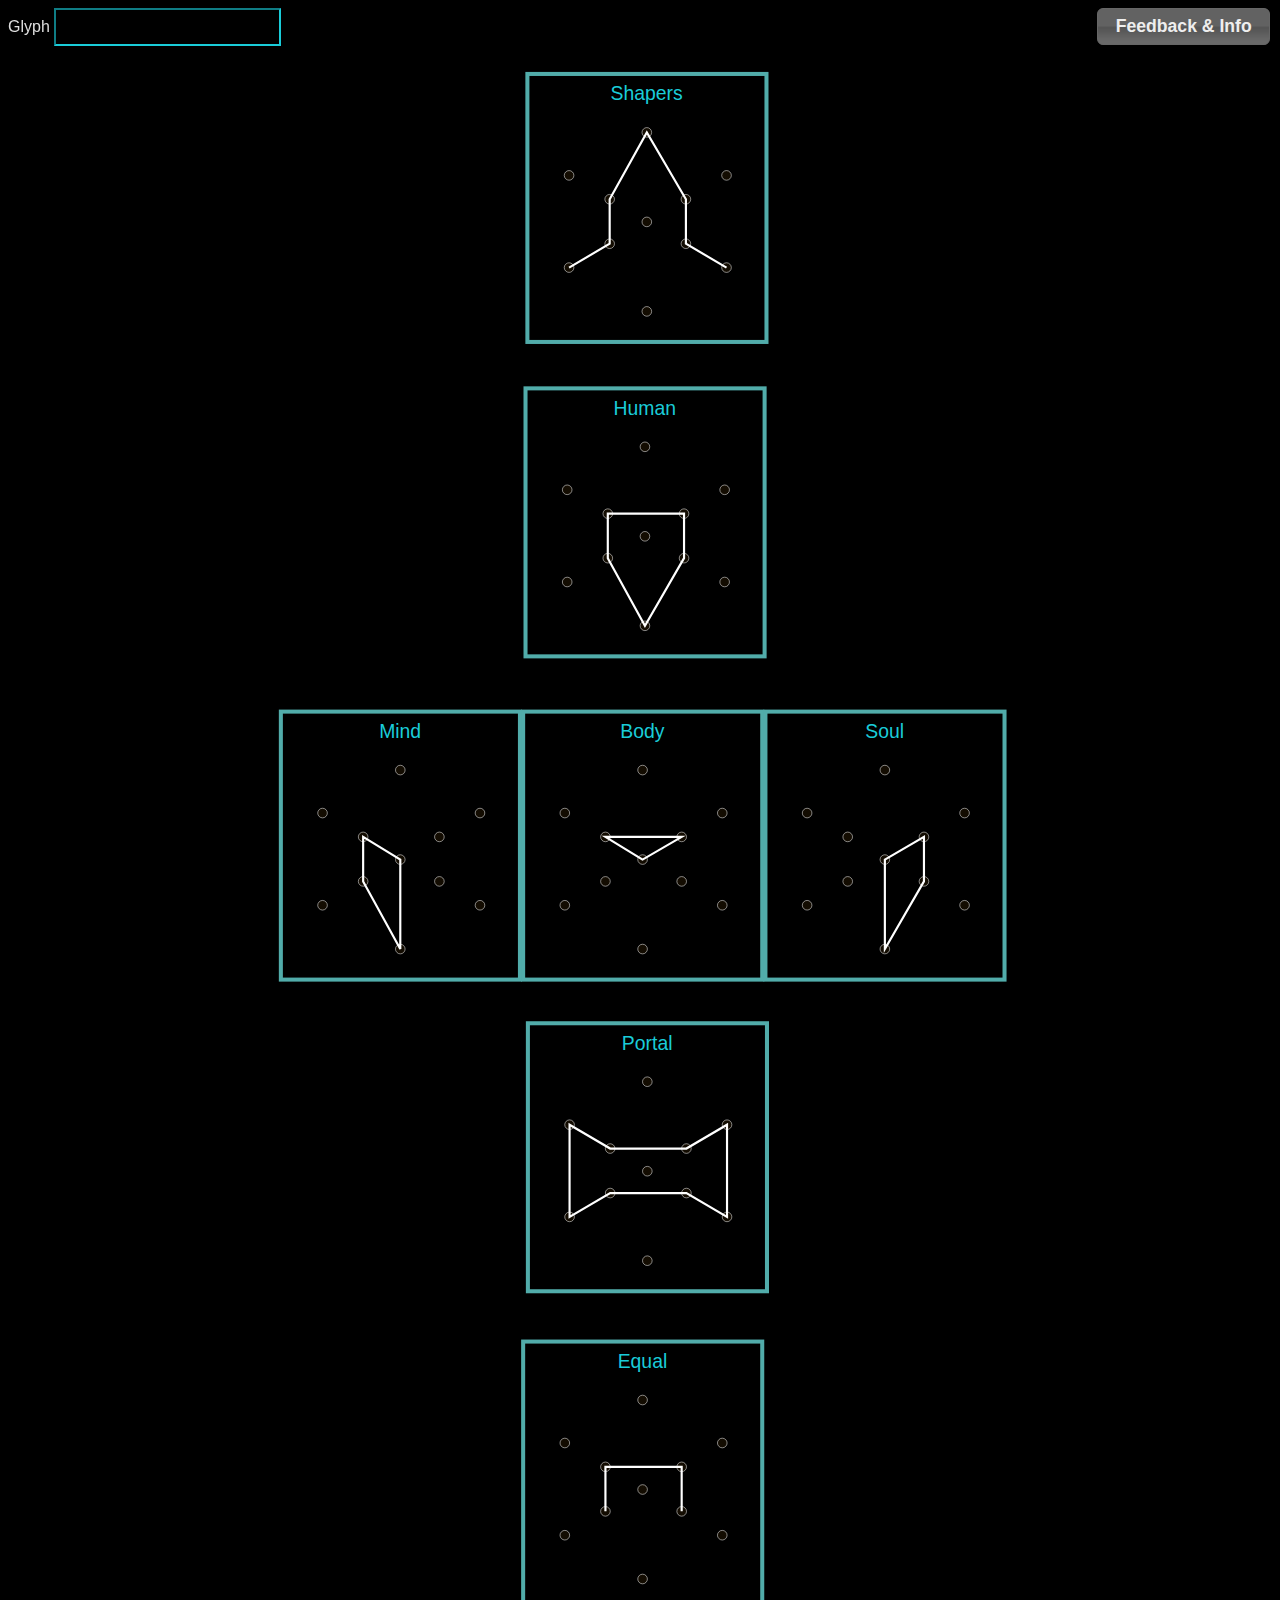
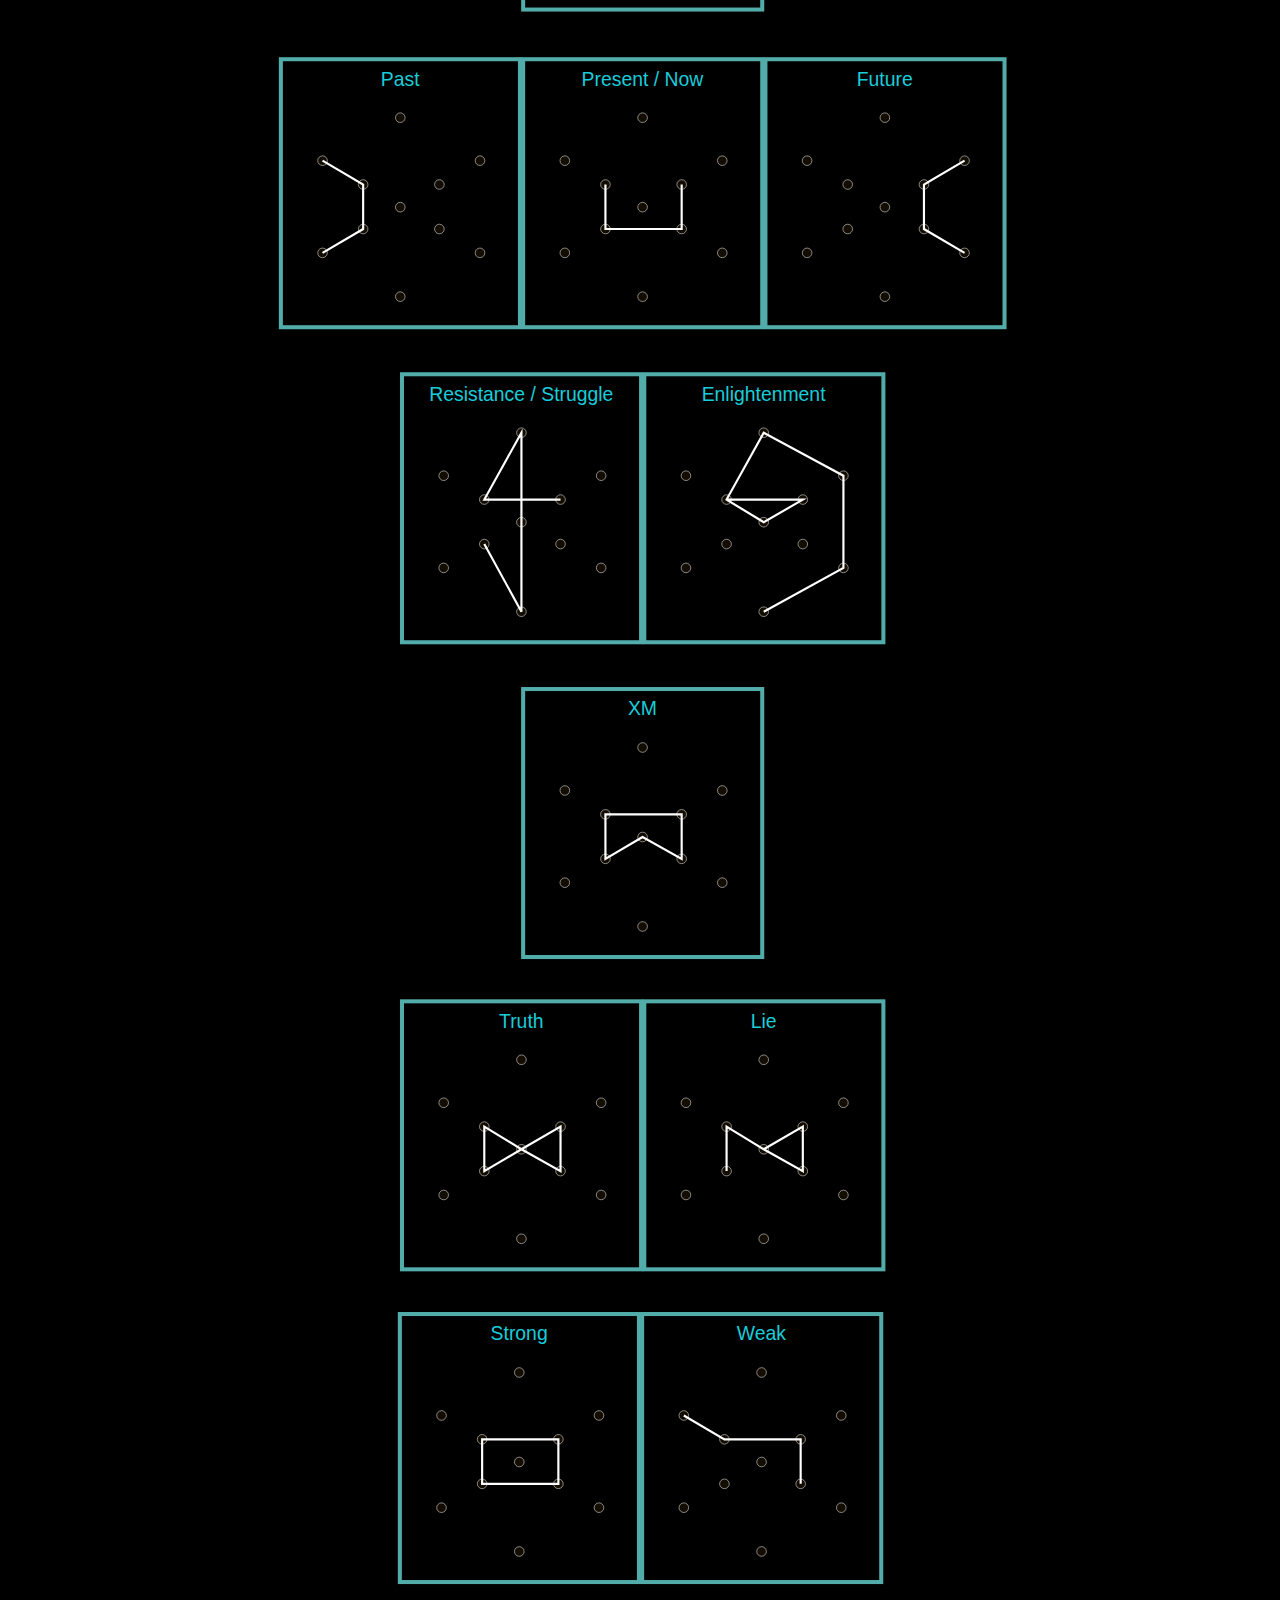
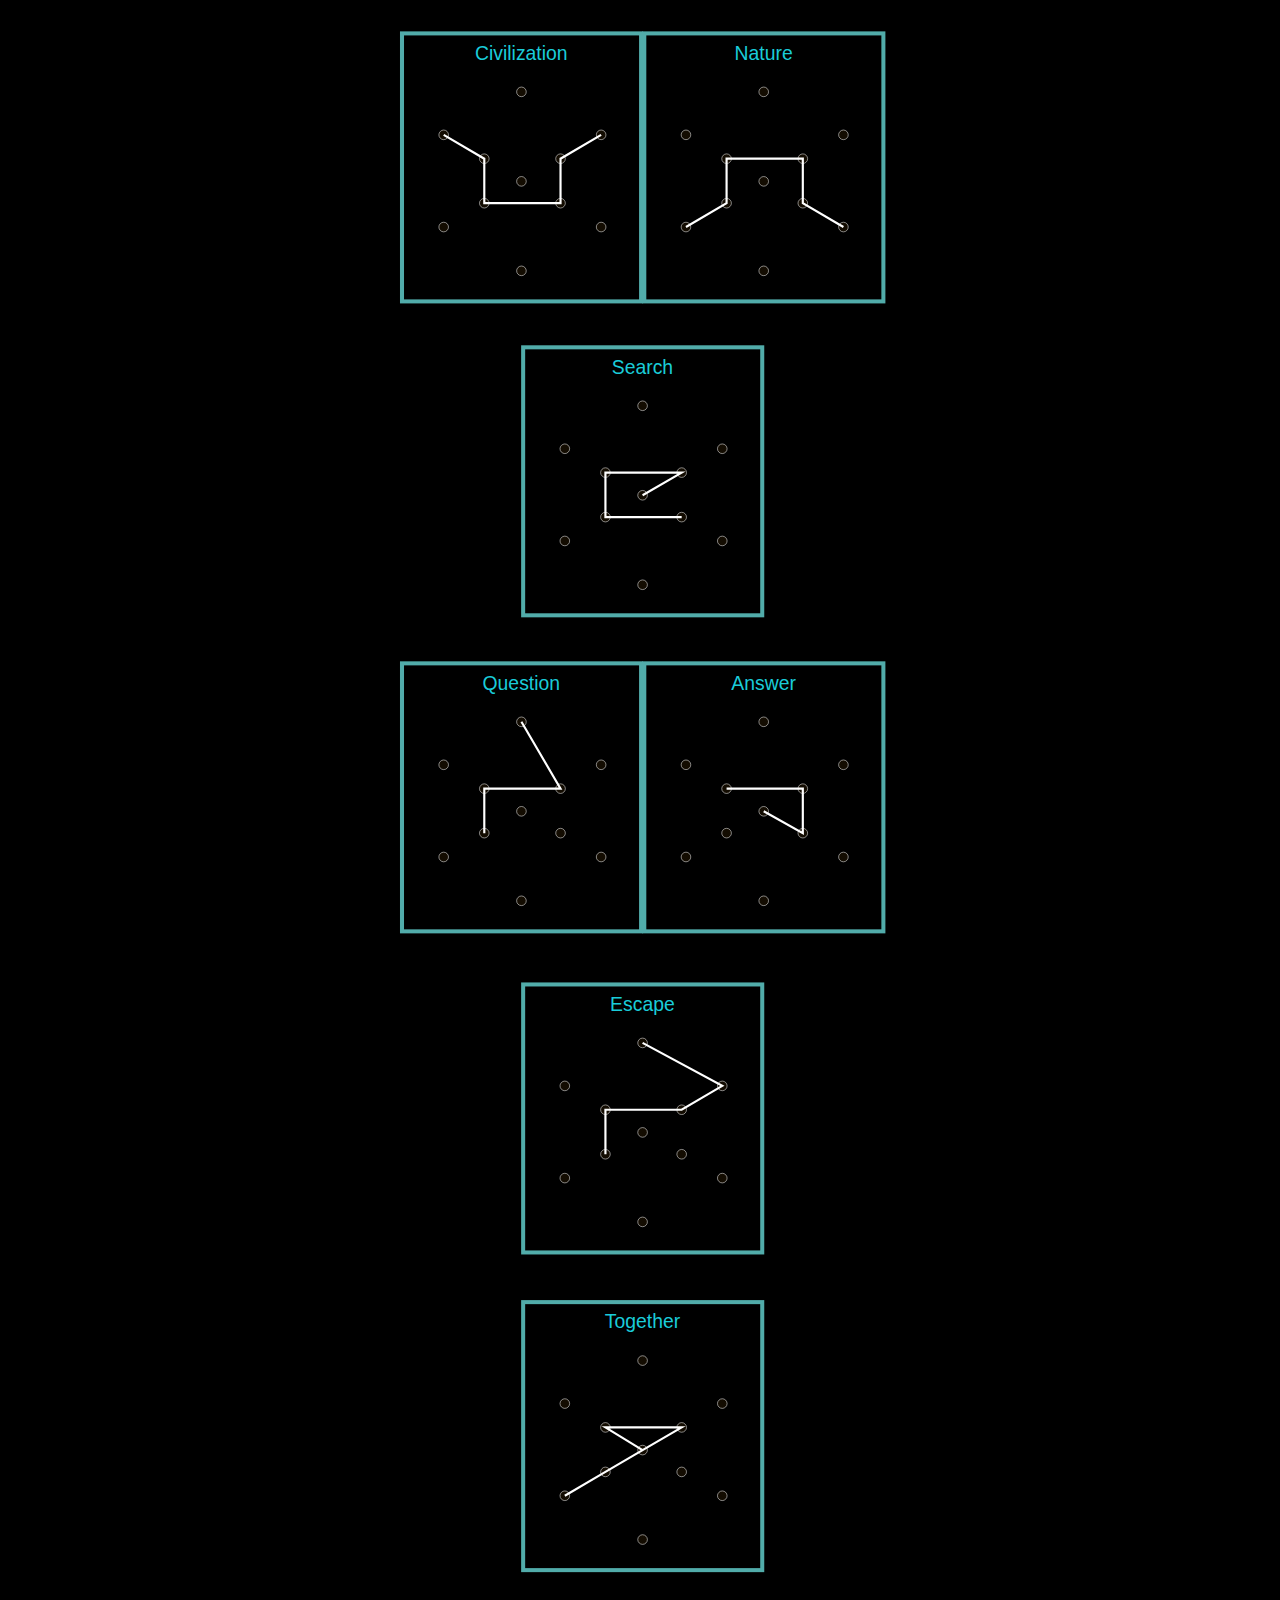
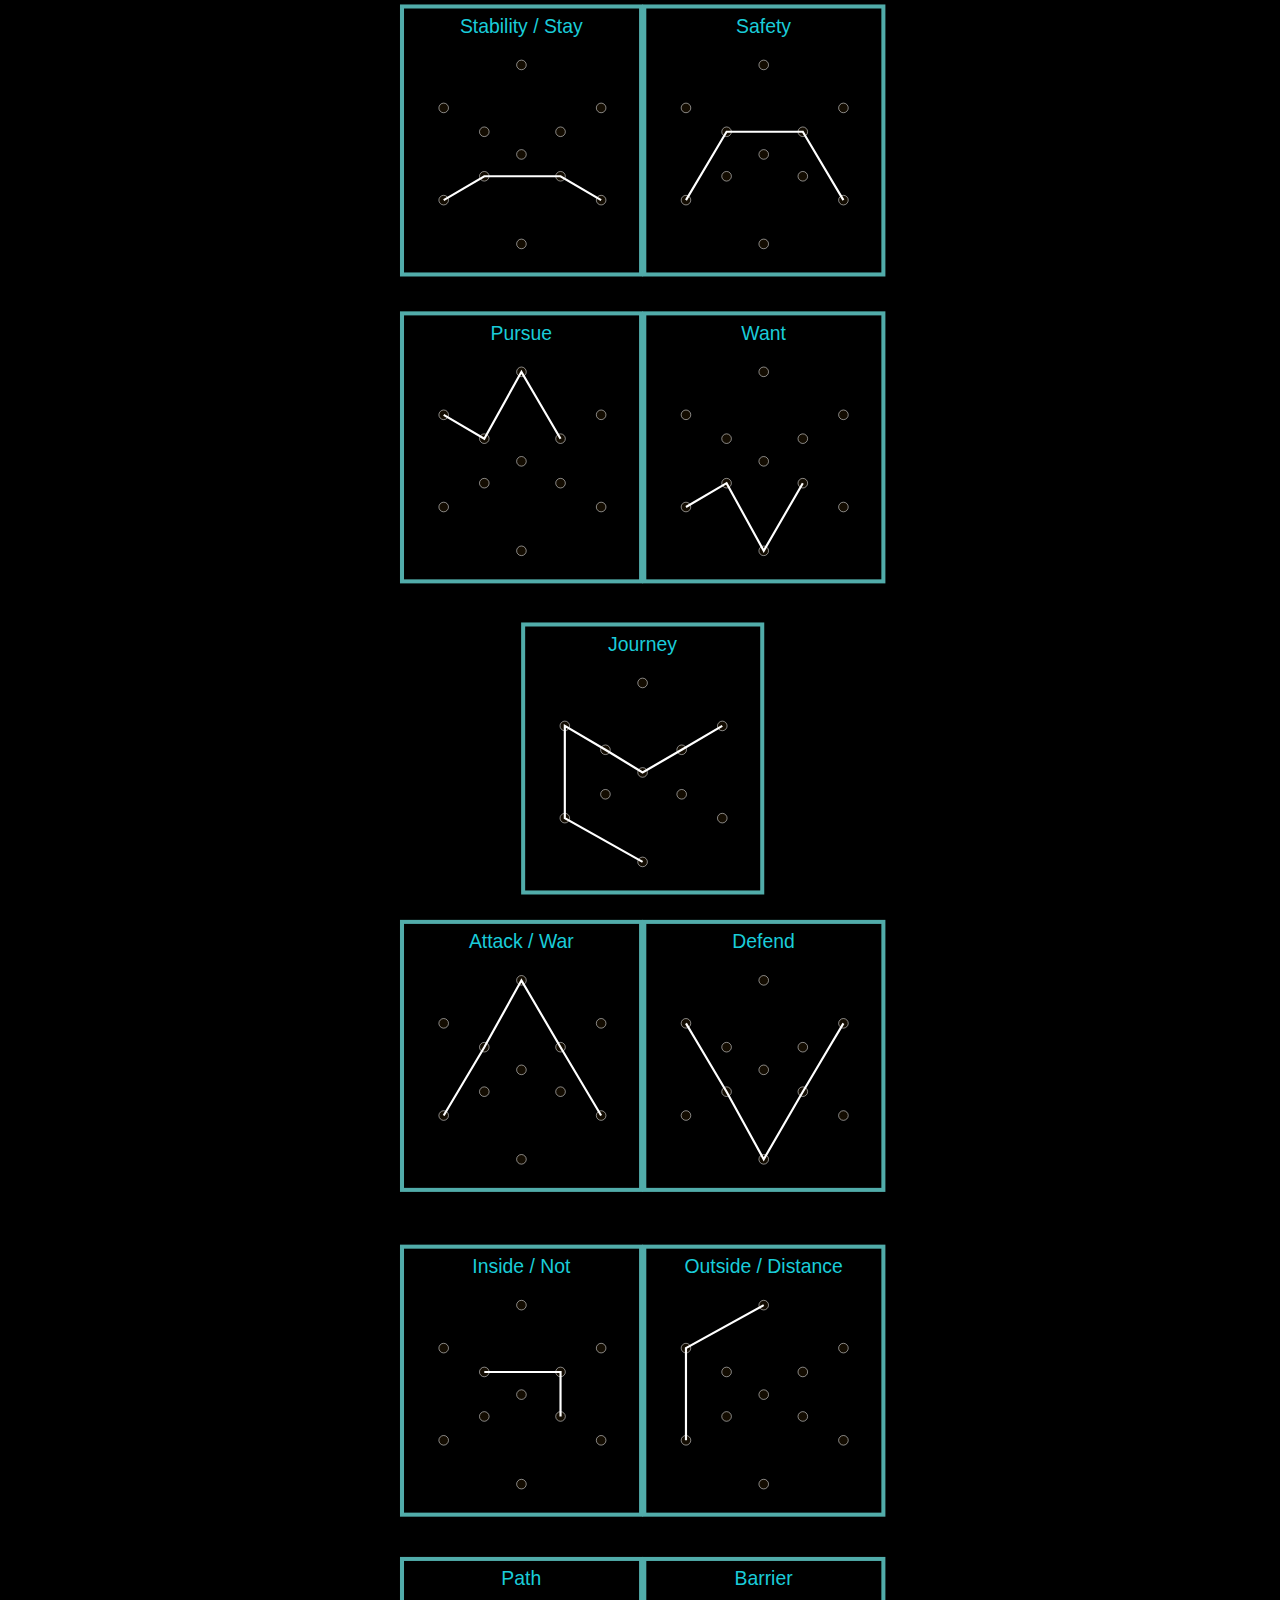
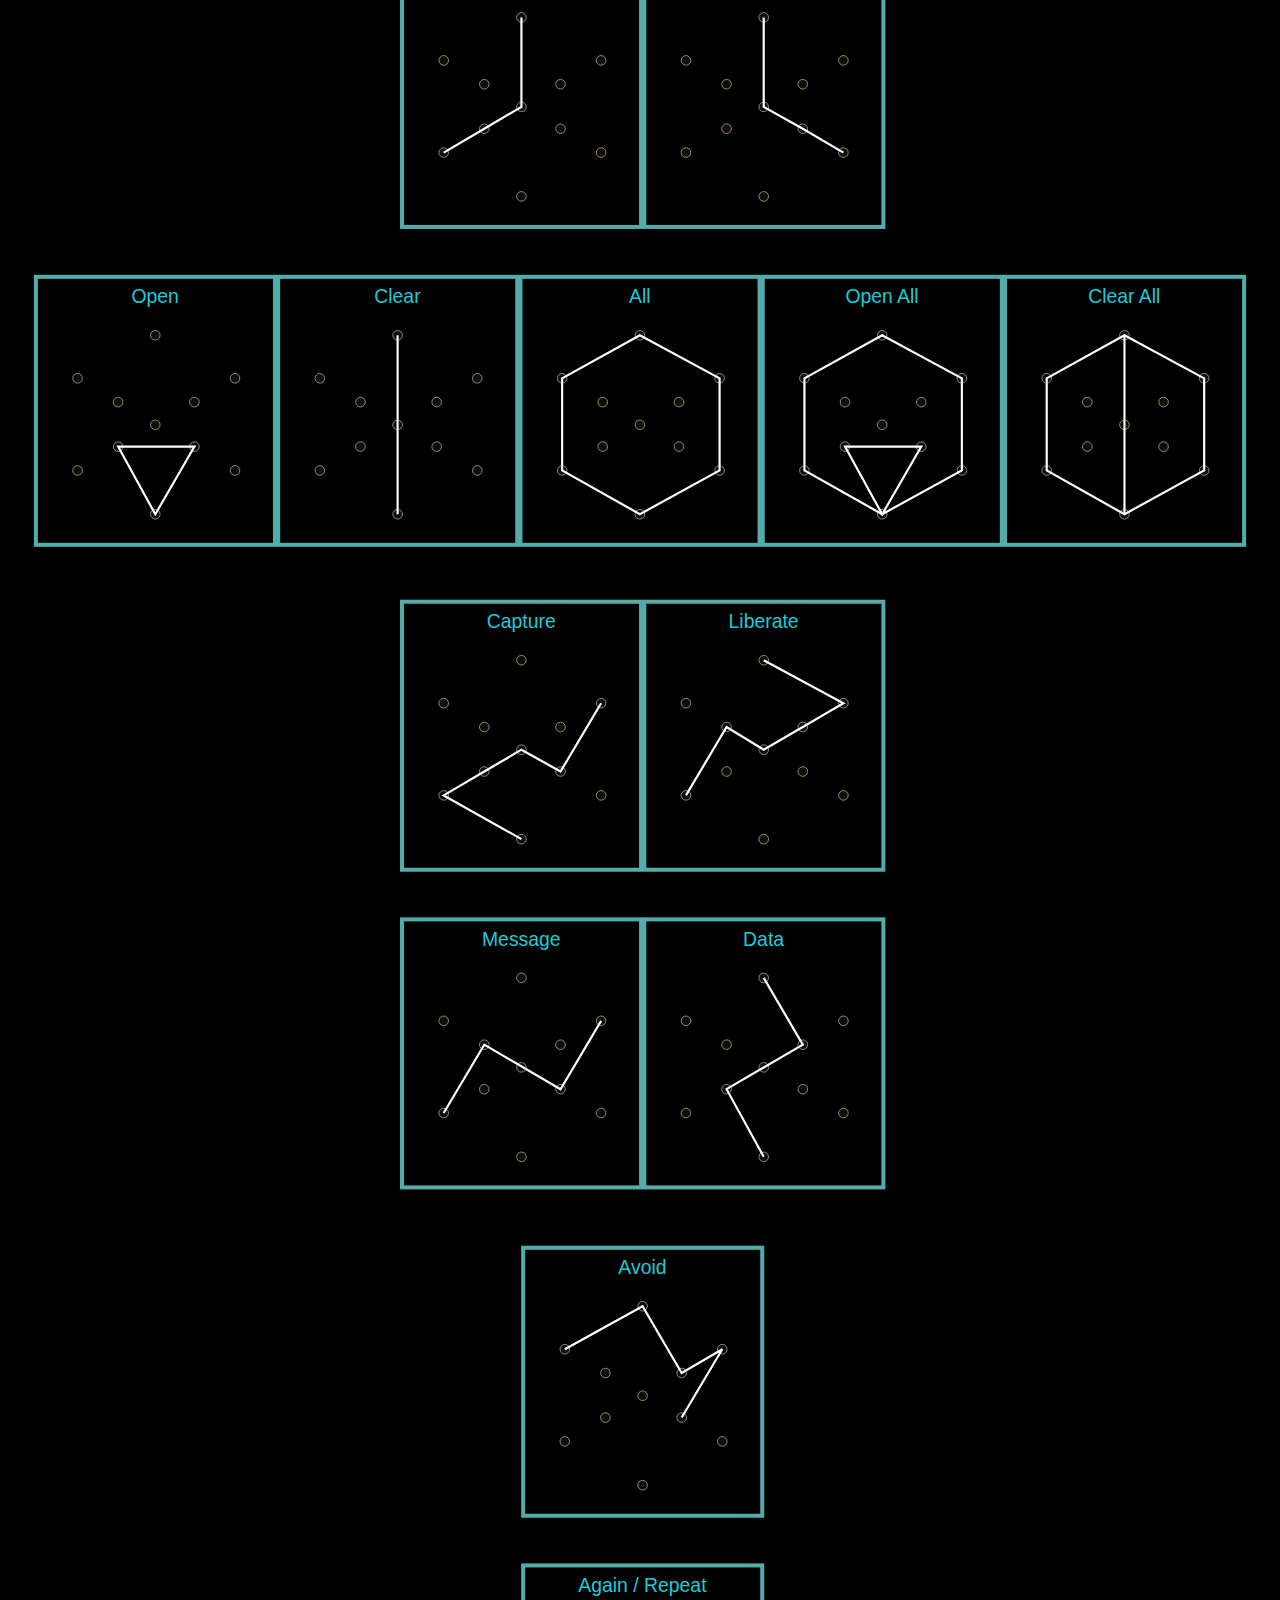
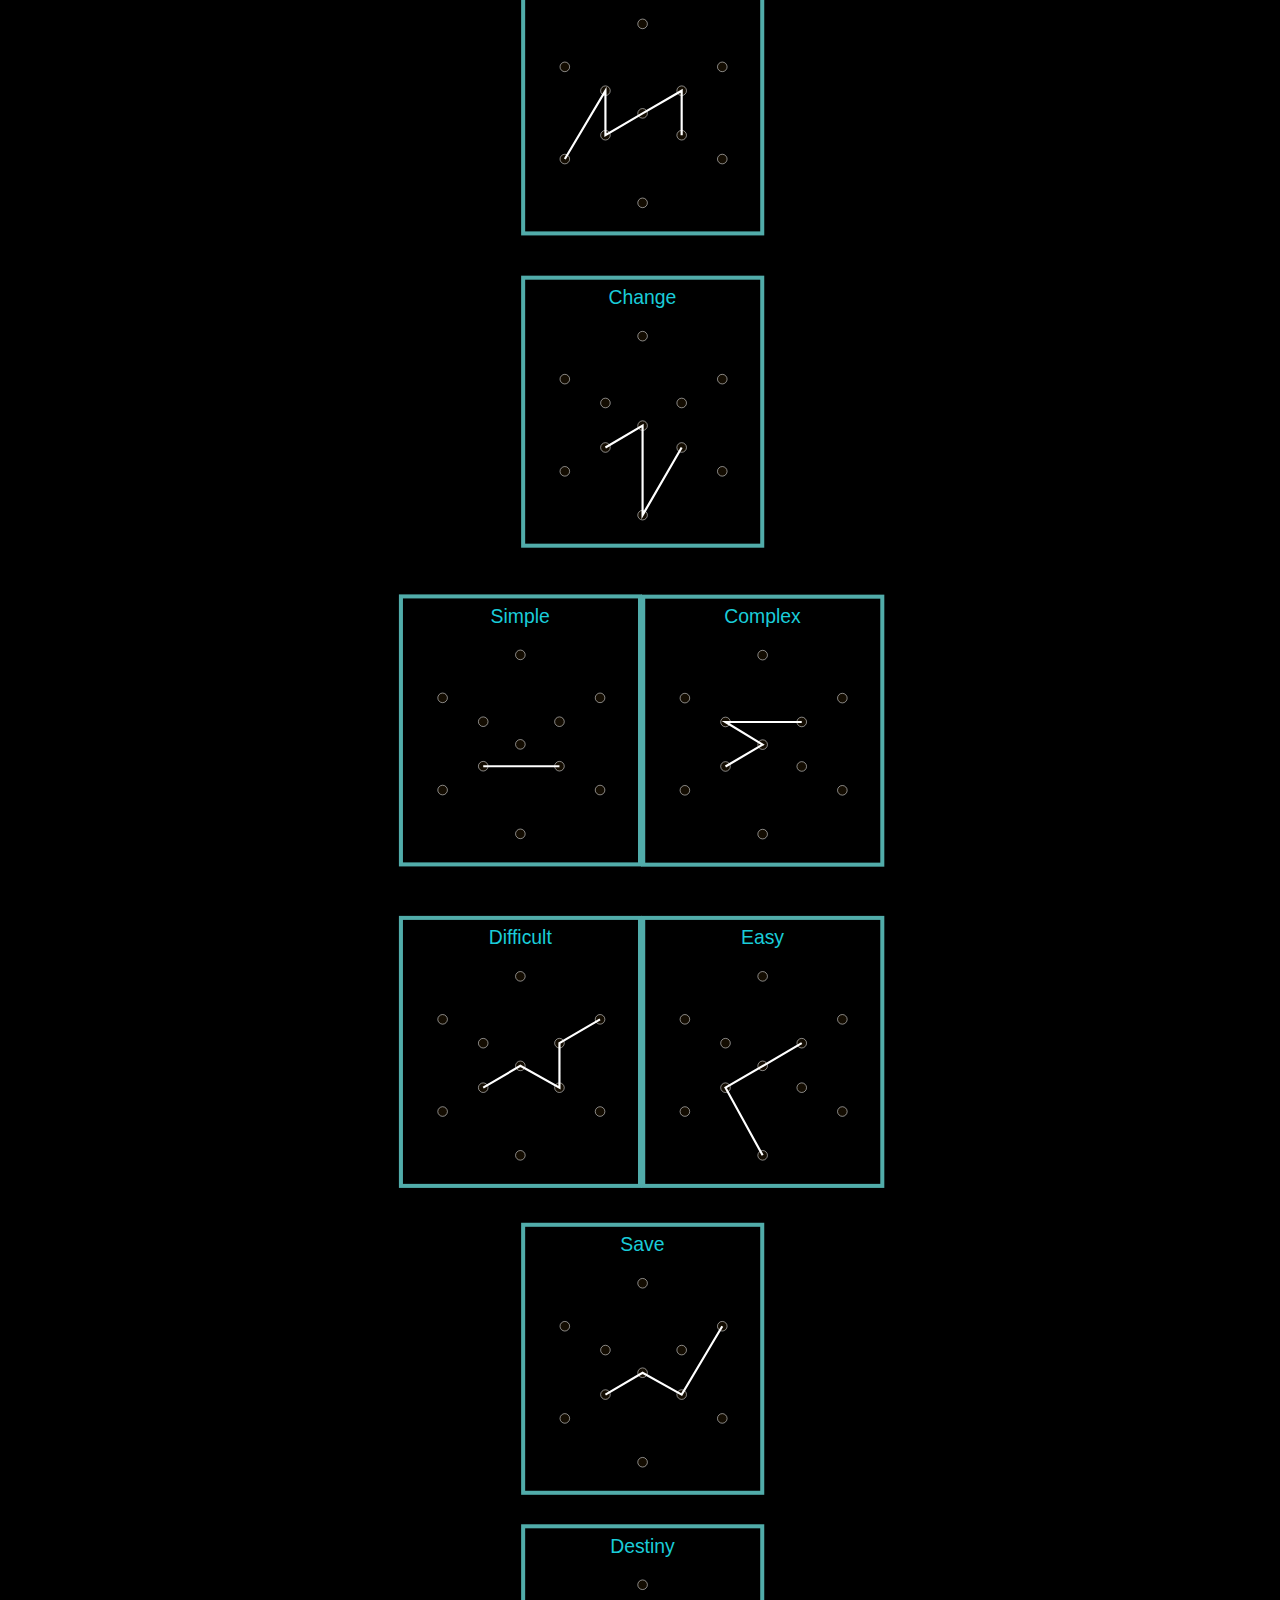
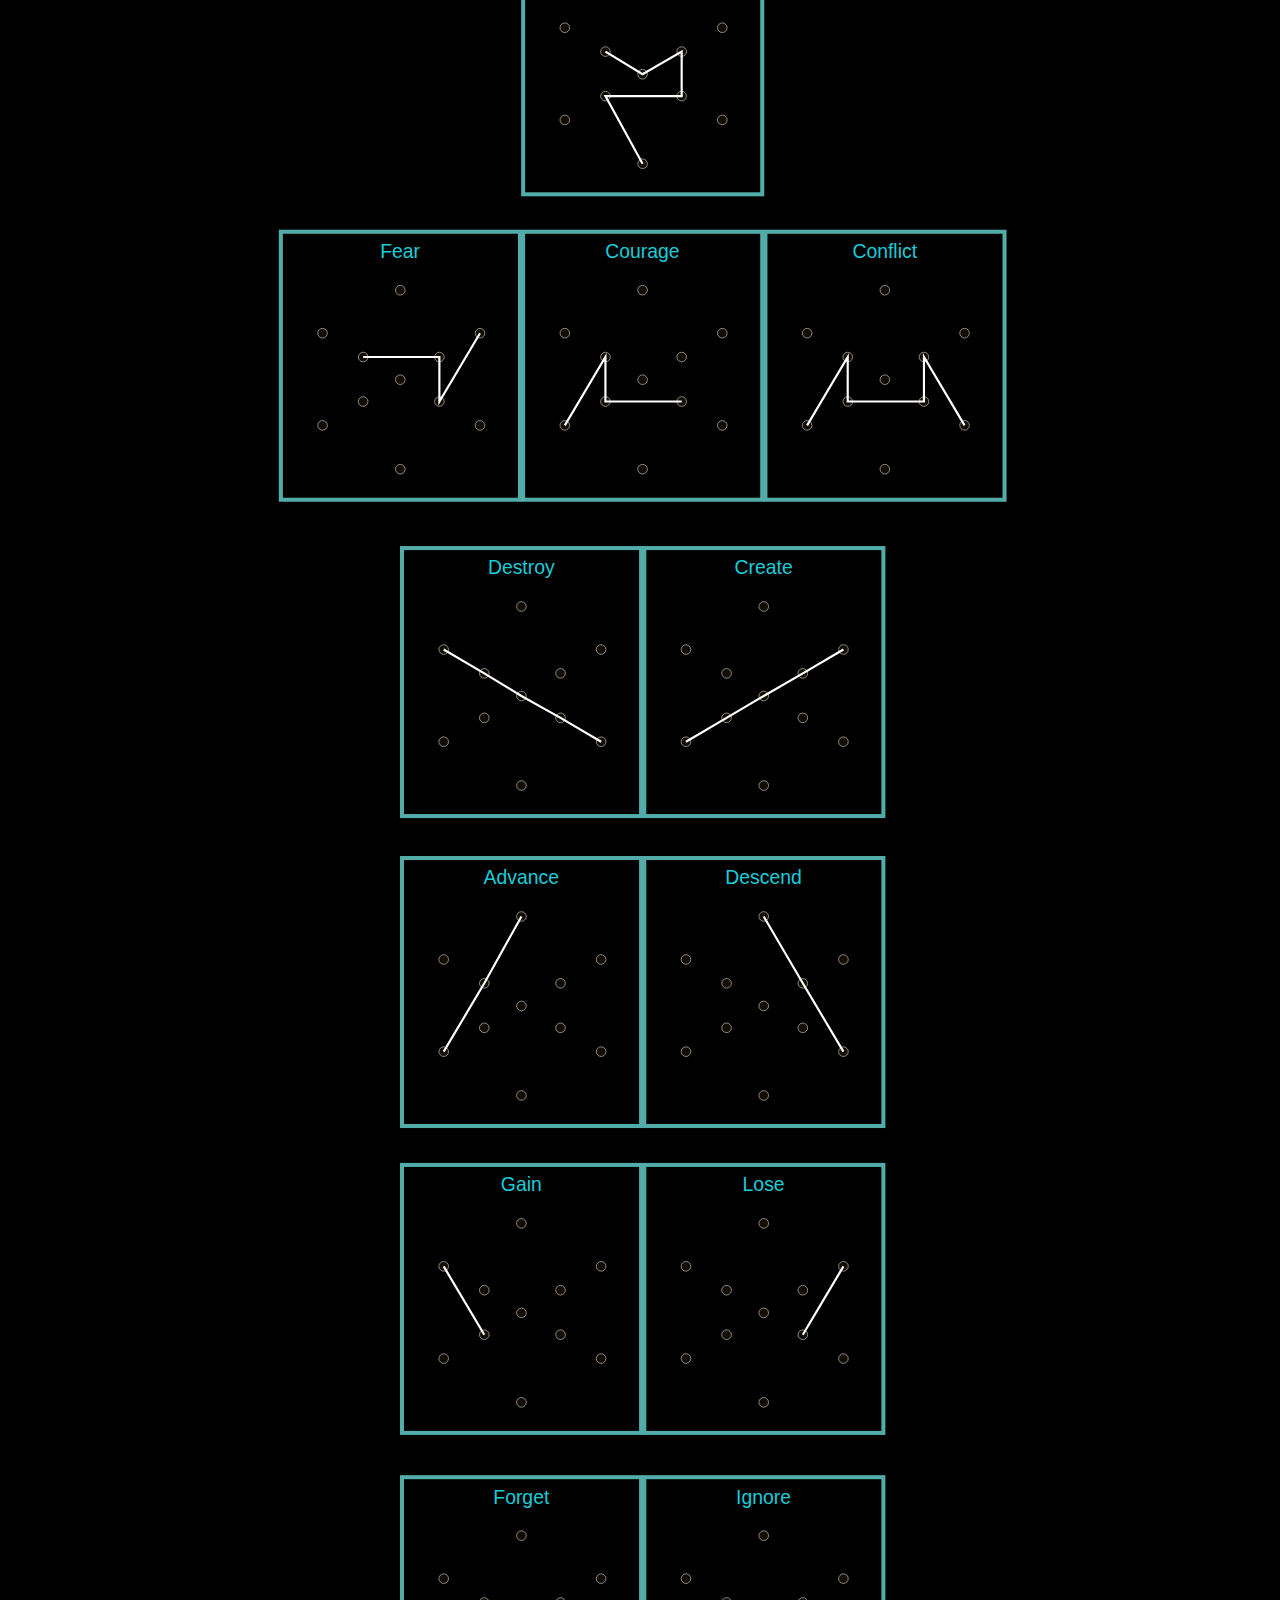
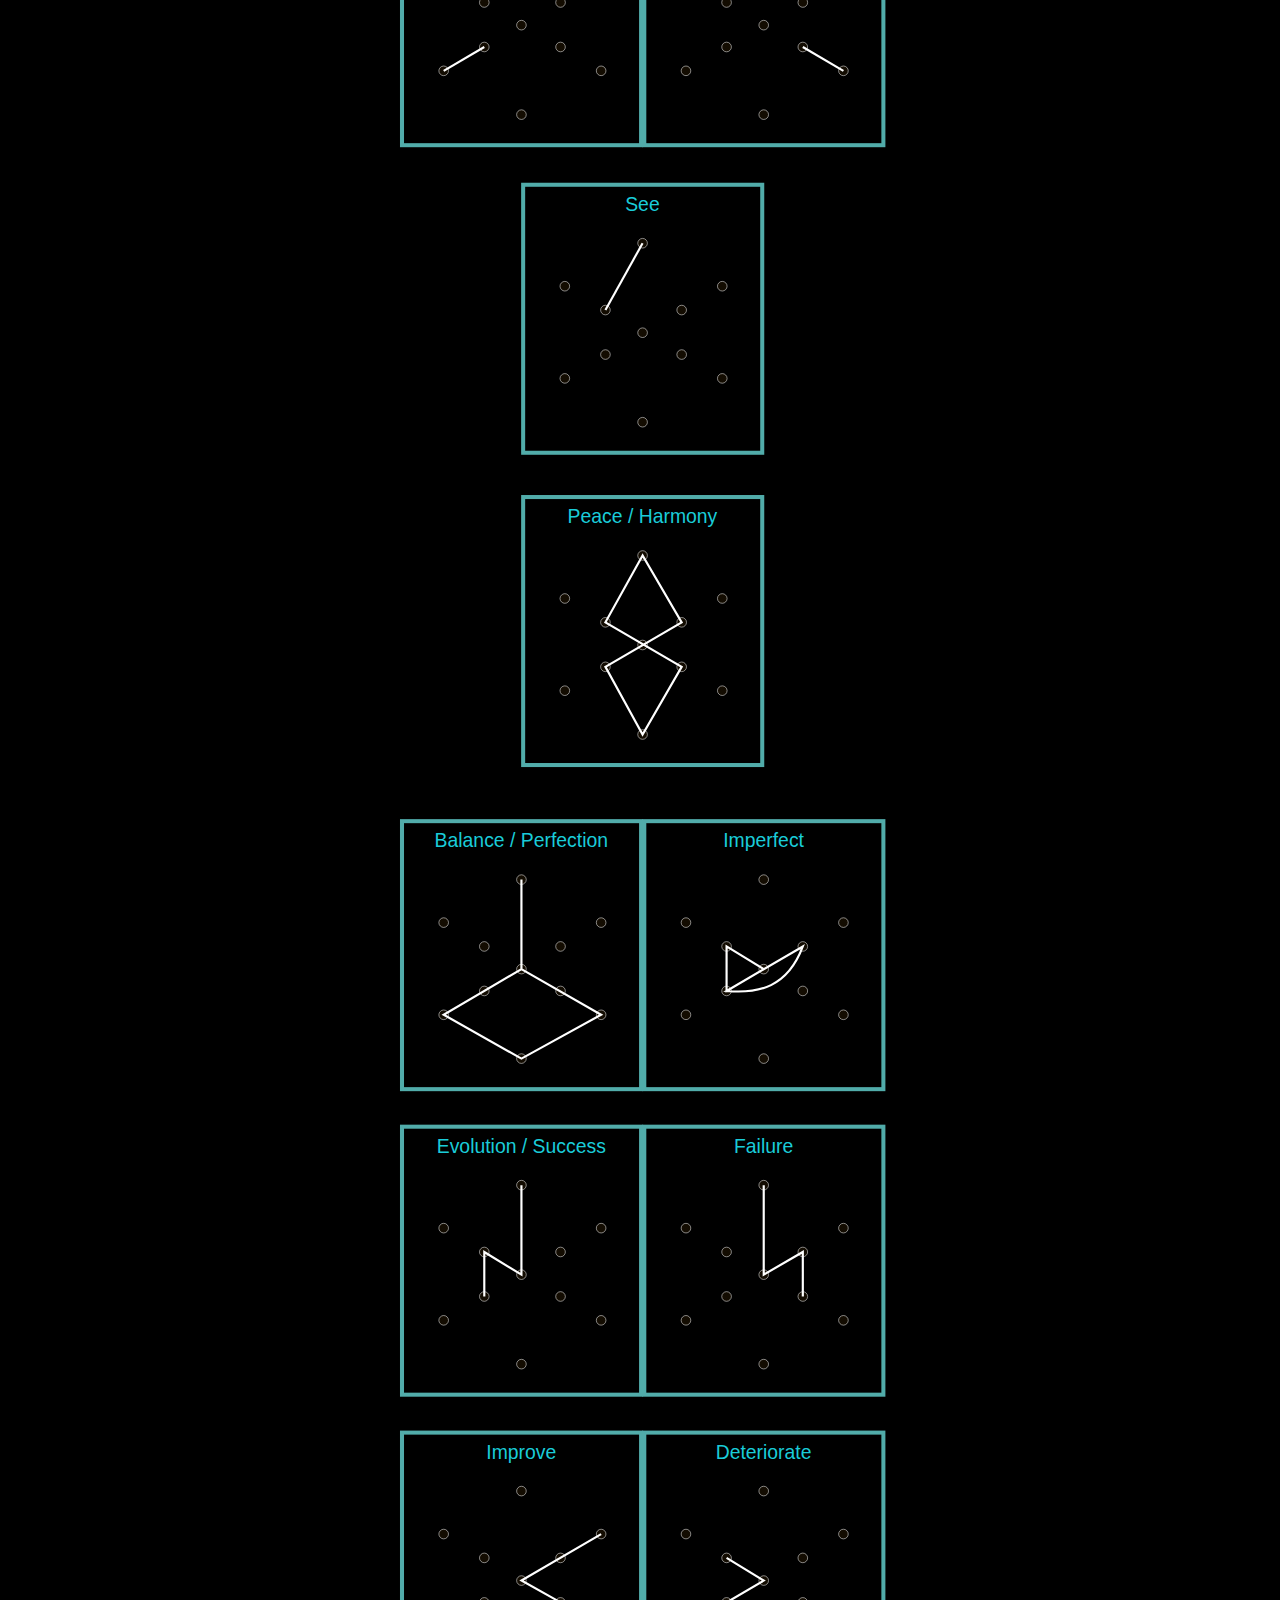
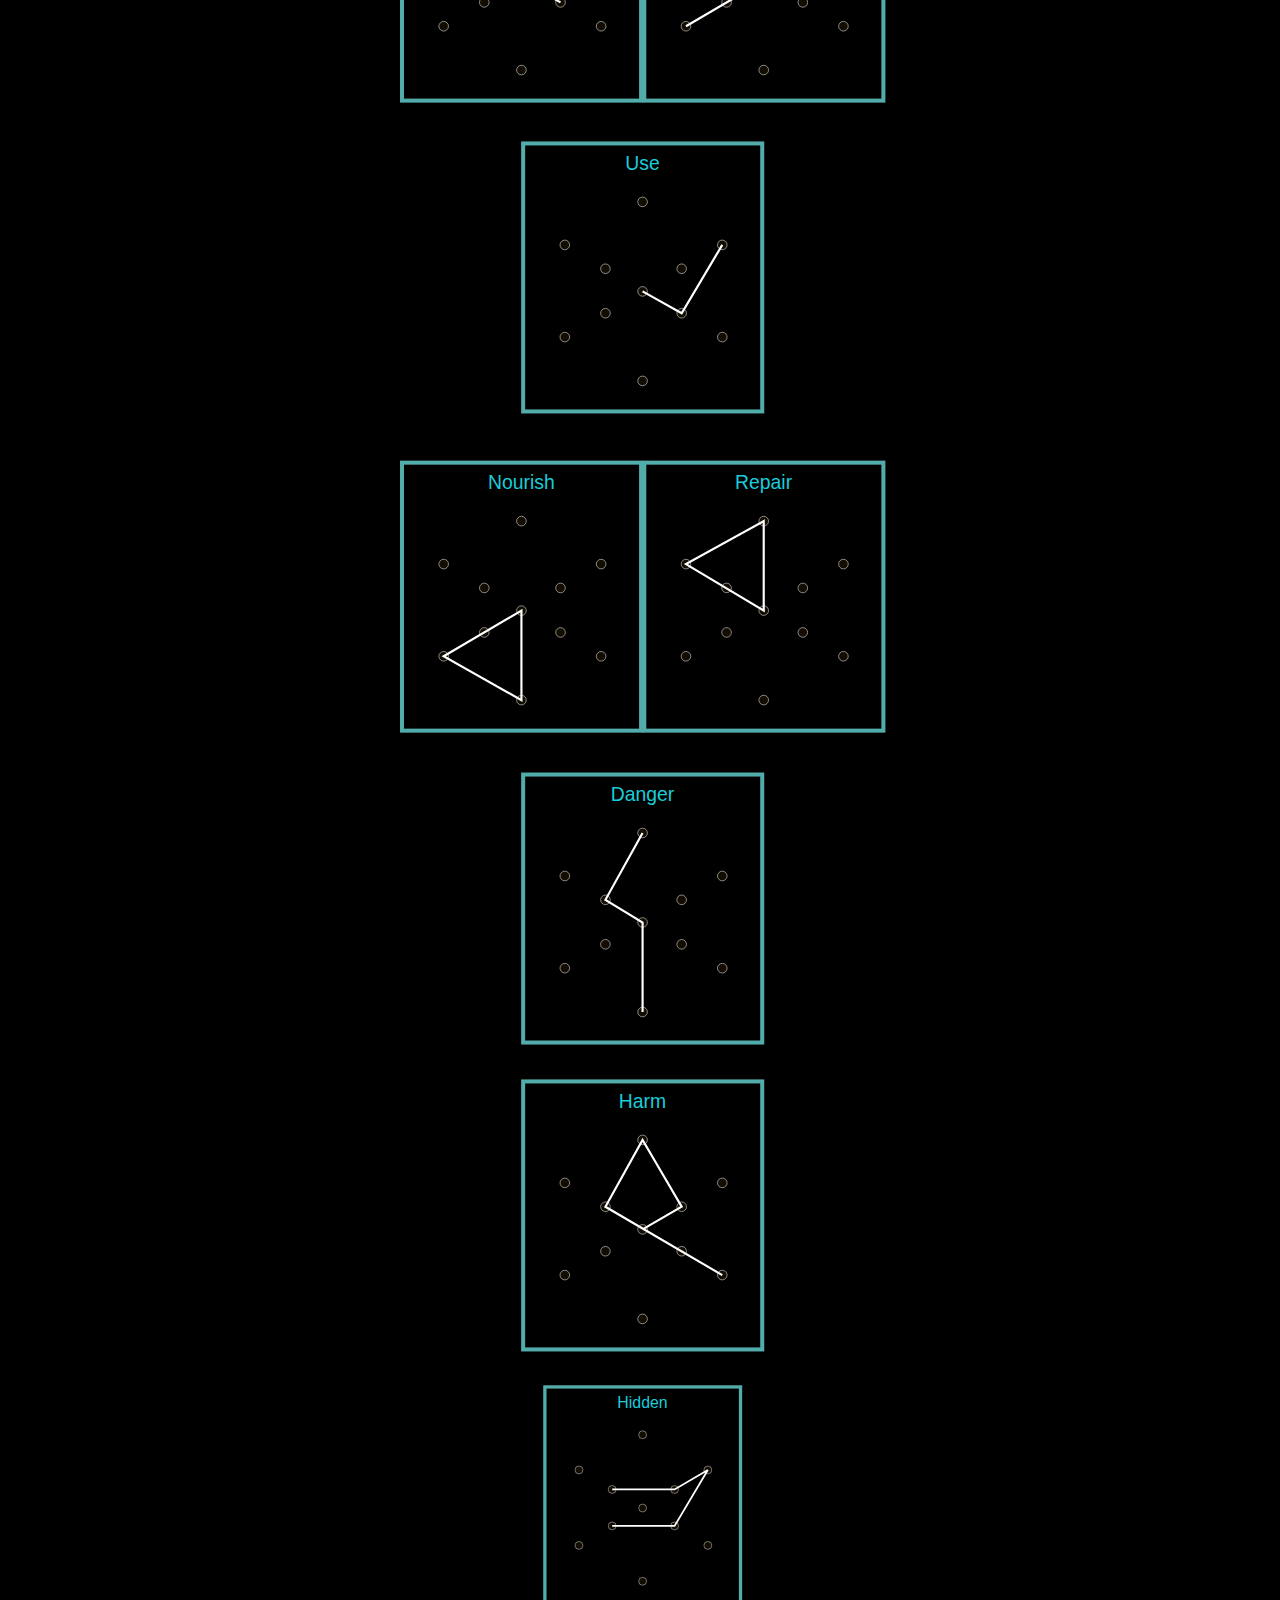
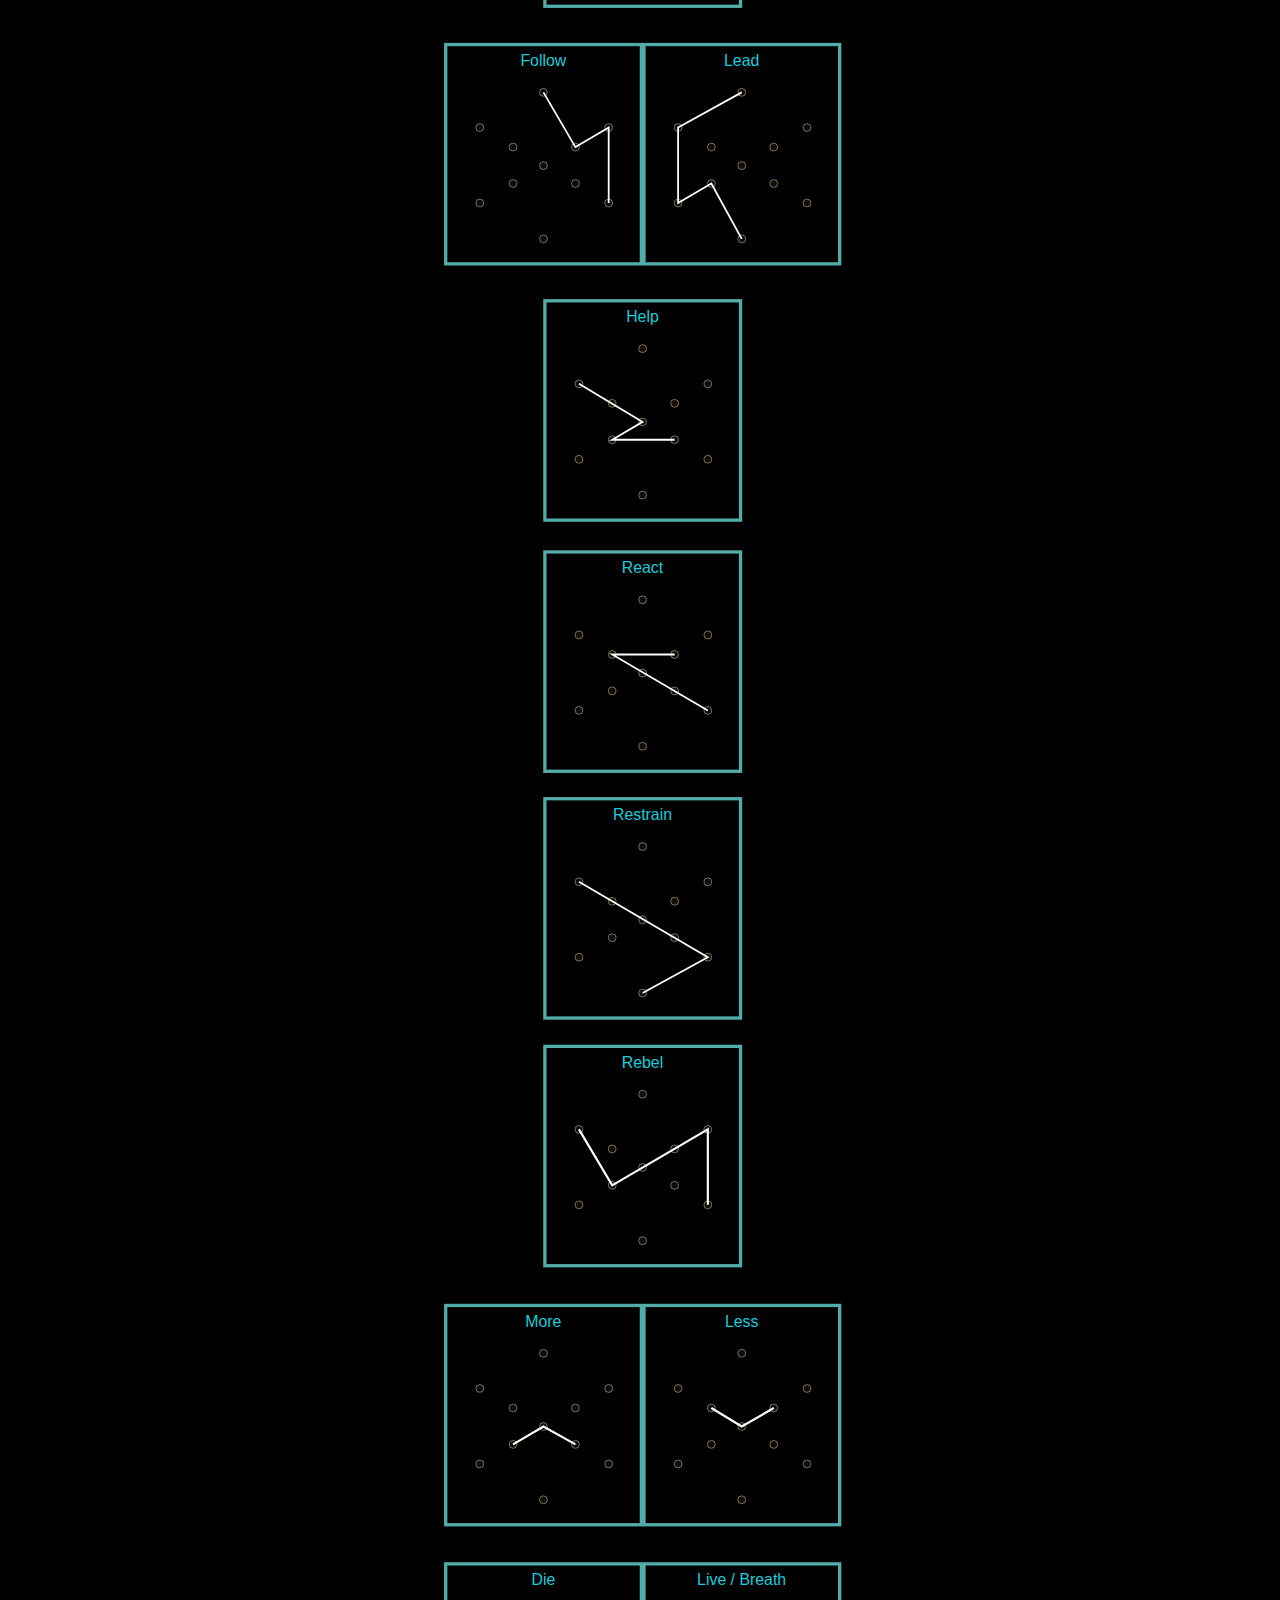
<file: website/index.html>
<!DOCTYPE html>
<html>
<head>
    <title>Ingress Glyphs - the hacking language</title>
    <meta charset="UTF-8">

    <meta name="viewport" content="width=device-width, initial-scale=1">

	<meta name="author" content="Maciej Jaros">

	<link rel="stylesheet" href="jquery-ui/jquery-ui.css?1464382892">

	<style type="text/css">
	svg text {
		font-size:40.33519745px;
		text-align:center;
		text-anchor:middle;
		fill:#1accd9;fill-opacity:1;
		stroke:none;
		font-family:sans-serif;
	}

	input[type=text],
	body {
		background: black;
		color: #ddd;
		font:12pt sans-serif;
	}

	input[type=text] {
		border-color: #1accd9;
		padding: .5em;
	}
	#search-box {
		position: fixed;
		top:0; left: 0;
		padding: .5em;
	}
	#info-box {
		text-align: right;
	}
	</style>
</head>
<body lang="en">

<div id="search-box">
	<label for="search-text">Glyph</label>
	<input type="text" id="search-text">
</div>
<div id="info-box">
	<input type="button" value="Feedback &amp; Info" id="feedback-button">
</div>
<div id="feedback-dialog" title="Feedback and informations about this page">
	<p>This page should allow you to learn Ingress portal hacking language faster. And you should know your Ingress ABC to make hacking really count ;-).</p>
	<p style="text-align: center;"><img src="media/Hack-lose-shapers-message-gain-chaos_cut.png" alt="Lose. Shapers. Message. Gain. Chaos."></p>
	<p>There is an on-going effort to put all glyphs in here (to be more exacrt - all glyphs that you could find in hacking riddles). If you find something missing then please do not hasitate to either <a href="https://github.com/Eccenux/ingress-glyphs/issues" target="_blank">file a bug report</a>, or <a href="mailto:eccenu&#120;&#43;&#105;&#110;&#103;&#114;&#101;&#115;&#115;&#103;&#108;&#121;&#112;&#104;&#64;&#103;&#109;ail.com?subject=Ingress Glyph request">contact me via e-mail</a>.</p>
	<p>I'm also open to suggestions on improving this site so you can also <a href="https://github.com/Eccenux/ingress-glyphs/issues" target="_blank">request a feature</a> in the same place you post bugs.</p>
</div>

<!-- SVG -->

<svg
   xmlns:svg="http://www.w3.org/2000/svg"
   xmlns="http://www.w3.org/2000/svg"
   xmlns:xlink="http://www.w3.org/1999/xlink"
   width="100%"
   viewBox="27 87 2630.3153 37661.911"
   id="svg2"
   version="1.1">
  <defs
     id="defs66">
    <filter
       id="ellipse-blur"
       x="-0.11101501"
       width="1.22203"
       y="-0.11101501"
       height="1.22203"
       color-interpolation-filters="sRGB">
      <feGaussianBlur
         stdDeviation="0.92512504"
         id="feGaussianBlur4239" />
    </filter>
    <g
       id="glyph-plate">
      <rect
         ry="0"
         rx="0"
         y="-21.658312"
         x="372.73596"
         height="557.68945"
         width="497.52808"
         id="rect5615"
         style="fill:#000000;fill-opacity:1;stroke:#51acaa;stroke-width:8.40316677;stroke-linecap:butt;stroke-miterlimit:4;stroke-opacity:1;stroke-dasharray:none" />
      <g
         transform="translate(417.5555,0)"
         id="g5617">
        <ellipse
           d="m 210.35001,100 c 0,5.52285 -4.47716,10 -10,10 -5.52285,0 -10,-4.47715 -10,-10 0,-5.522847 4.47715,-10 10,-10 5.52284,0 10,4.477153 10,10 z"
           style="fill:#130c01;fill-opacity:1;stroke:#ffffff;stroke-width:1.06608176;stroke-miterlimit:4;stroke-opacity:1;stroke-dasharray:none;filter:url(#ellipse-blur)"
           cx="200.35001"
           cy="100"
           rx="10"
           ry="10"
           id="ellipse5619"
           transform="translate(3.3612668,-1.0685179e-5)" />
        <ellipse
           d="m 291.70001,239.075 c 0,5.52284 -4.47715,10 -10,10 -5.52285,0 -10,-4.47716 -10,-10 0,-5.52285 4.47715,-10 10,-10 5.52285,0 10,4.47715 10,10 z"
           style="fill:#130c01;fill-opacity:1;stroke:#ffffff;stroke-width:1.06608176;stroke-miterlimit:4;stroke-opacity:1;stroke-dasharray:none;filter:url(#ellipse-blur)"
           cx="281.70001"
           cy="239.075"
           rx="10"
           ry="10"
           id="ellipse5621"
           transform="translate(3.3612668,0)" />
        <ellipse
           d="m 376.20001,189.45 c 0,5.52284 -4.47715,10 -10,10 -5.52285,0 -10,-4.47716 -10,-10 0,-5.52285 4.47715,-10 10,-10 5.52285,0 10,4.47715 10,10 z"
           style="fill:#130c01;fill-opacity:1;stroke:#ffffff;stroke-width:1.06608176;stroke-miterlimit:4;stroke-opacity:1;stroke-dasharray:none;filter:url(#ellipse-blur)"
           cx="366.20001"
           cy="189.45"
           rx="10"
           ry="10"
           id="ellipse5623"
           transform="translate(3.3612668,0)" />
        <ellipse
           d="m 210.35001,472.45001 c 0,5.52285 -4.47716,10 -10,10 -5.52285,0 -10,-4.47715 -10,-10 0,-5.52285 4.47715,-10 10,-10 5.52284,0 10,4.47715 10,10 z"
           style="fill:#130c01;fill-opacity:1;stroke:#ffffff;stroke-width:1.06608176;stroke-miterlimit:4;stroke-opacity:1;stroke-dasharray:none;filter:url(#ellipse-blur)"
           cx="200.35001"
           cy="472.45001"
           rx="10"
           ry="10"
           id="ellipse5625"
           transform="translate(3.3612668,0)" />
        <ellipse
           d="m 48.549999,381.29999 c 0,5.52285 -4.477152,10 -10,10 -5.522847,0 -10,-4.47715 -10,-10 0,-5.52285 4.477153,-10 10,-10 5.522848,0 10,4.47715 10,10 z"
           style="fill:#130c01;fill-opacity:1;stroke:#ffffff;stroke-width:1.06608176;stroke-miterlimit:4;stroke-opacity:1;stroke-dasharray:none;filter:url(#ellipse-blur)"
           cx="38.549999"
           cy="381.29999"
           rx="10"
           ry="10"
           id="ellipse5627"
           transform="translate(3.3612668,0)" />
        <ellipse
           d="m 133.05,331.67499 c 0,5.52285 -4.47715,10 -10,10 -5.52284,0 -10,-4.47715 -10,-10 0,-5.52285 4.47716,-10 10,-10 5.52285,0 10,4.47715 10,10 z"
           style="fill:#130c01;fill-opacity:1;stroke:#ffffff;stroke-width:1.06608176;stroke-miterlimit:4;stroke-opacity:1;stroke-dasharray:none;filter:url(#ellipse-blur)"
           cx="123.05"
           cy="331.67499"
           rx="10"
           ry="10"
           id="ellipse5629"
           transform="translate(3.3612668,0)" />
        <ellipse
           d="m 133.05,239.075 c 0,5.52284 -4.47715,10 -10,10 -5.52284,0 -10,-4.47716 -10,-10 0,-5.52285 4.47716,-10 10,-10 5.52285,0 10,4.47715 10,10 z"
           style="fill:#130c01;fill-opacity:1;stroke:#ffffff;stroke-width:1.06608176;stroke-miterlimit:4;stroke-opacity:1;stroke-dasharray:none;filter:url(#ellipse-blur)"
           cx="123.05"
           cy="239.075"
           rx="10"
           ry="10"
           id="ellipse5631"
           transform="translate(3.3612668,0)" />
        <ellipse
           d="m 48.549999,189.45 c 0,5.52284 -4.477152,10 -10,10 -5.522847,0 -10,-4.47716 -10,-10 0,-5.52285 4.477153,-10 10,-10 5.522848,0 10,4.47715 10,10 z"
           style="fill:#130c01;fill-opacity:1;stroke:#ffffff;stroke-width:1.06608176;stroke-miterlimit:4;stroke-opacity:1;stroke-dasharray:none;filter:url(#ellipse-blur)"
           cx="38.549999"
           cy="189.45"
           rx="10"
           ry="10"
           id="ellipse5633"
           transform="translate(3.3612668,0)" />
        <ellipse
           d="m 376.20001,381.29999 c 0,5.52285 -4.47715,10 -10,10 -5.52285,0 -10,-4.47715 -10,-10 0,-5.52285 4.47715,-10 10,-10 5.52285,0 10,4.47715 10,10 z"
           style="fill:#130c01;fill-opacity:1;stroke:#ffffff;stroke-width:1.06608176;stroke-miterlimit:4;stroke-opacity:1;stroke-dasharray:none;filter:url(#ellipse-blur)"
           cx="366.20001"
           cy="381.29999"
           rx="10"
           ry="10"
           id="ellipse5635"
           transform="translate(3.3612668,0)" />
        <ellipse
           d="m 291.70001,331.67499 c 0,5.52285 -4.47715,10 -10,10 -5.52285,0 -10,-4.47715 -10,-10 0,-5.52285 4.47715,-10 10,-10 5.52285,0 10,4.47715 10,10 z"
           style="fill:#130c01;fill-opacity:1;stroke:#ffffff;stroke-width:1.06608176;stroke-miterlimit:4;stroke-opacity:1;stroke-dasharray:none;filter:url(#ellipse-blur)"
           cx="281.70001"
           cy="331.67499"
           rx="10"
           ry="10"
           id="ellipse5637"
           transform="translate(3.3612668,0)" />
        <ellipse
           transform="translate(3.3612668,186.225)"
           id="ellipse5639"
           ry="10"
           rx="10"
           cy="100"
           cx="200.35001"
           style="fill:#130c01;fill-opacity:1;stroke:#ffffff;stroke-width:1.06608176;stroke-miterlimit:4;stroke-opacity:1;stroke-dasharray:none;filter:url(#ellipse-blur)"
           d="m 210.35001,100 c 0,5.52285 -4.47716,10 -10,10 -5.52285,0 -10,-4.47715 -10,-10 0,-5.522847 4.47715,-10 10,-10 5.52284,0 10,4.477153 10,10 z" />
      </g>
    </g>
  </defs>
  
  <g
     transform="translate(726.25965,1495.8372)"
     id="g5613">
    <use xlink:href="#glyph-plate" />
    <text
       id="text5641"
       y="33.077488"
       x="620.9978"
      
       xml:space="preserve">Body</text>
  </g>
  <g
     id="g5645"
     transform="translate(222.06973,1495.8372)">
    <use xlink:href="#glyph-plate" />
    <text
       xml:space="preserve"
      
       x="620.9978"
       y="33.077488"
       id="text5673">Mind</text>
  </g>
  <g
     id="g5677"
     transform="translate(1230.4497,1495.8372)">
    <use xlink:href="#glyph-plate" />
    <text
       xml:space="preserve"
      
       x="620.9978"
       y="33.077488"
       id="text5705">Soul</text>
  </g>
  <g
     id="g4455"
     transform="translate(726.25965,3467.7767)">
    <use xlink:href="#glyph-plate" />
    <text
       xml:space="preserve"
      
       x="620.9978"
       y="33.077488"
       id="text4483">Present / Now</text>
  </g>
  <g
     transform="translate(222.06973,3467.7767)"
     id="g4487">
    <use xlink:href="#glyph-plate" />
    <text
       id="text4515"
       y="33.077488"
       x="620.9978"
      
       xml:space="preserve">Past</text>
  </g>
  <g
     transform="translate(1230.4497,3467.7767)"
     id="g4519">
    <use xlink:href="#glyph-plate" />
    <text
       id="text4547"
       y="33.077488"
       x="620.9978"
      
       xml:space="preserve">Future</text>
  </g>
  <path
     style="color:#000000;fill:none;stroke:#ffffff;stroke-width:4.4816885;stroke-linecap:butt;stroke-linejoin:miter;stroke-miterlimit:4;stroke-opacity:1;stroke-dasharray:none;stroke-dashoffset:0;marker:none;visibility:visible;display:inline;overflow:visible;enable-background:accumulate"
     d="m 681.5365,3657.2264 84.5,49.6249 0,92.5999 -84.5,49.625"
     id="path4551" />
  <path
     style="color:#000000;fill:none;stroke:#ffffff;stroke-width:4.4816885;stroke-linecap:butt;stroke-linejoin:miter;stroke-miterlimit:4;stroke-opacity:1;stroke-dasharray:none;stroke-dashoffset:0;marker:none;visibility:visible;display:inline;overflow:visible;enable-background:accumulate"
     d="m 1270.2266,3706.8513 0,92.5999 158.65,0 0,-92.5999"
     id="path4553" />
  <path
     style="color:#000000;fill:none;stroke:#ffffff;stroke-width:4.4816885;stroke-linecap:butt;stroke-linejoin:miter;stroke-miterlimit:4;stroke-opacity:1;stroke-dasharray:none;stroke-dashoffset:0;marker:none;visibility:visible;display:inline;overflow:visible;enable-background:accumulate"
     d="m 2017.5665,3657.2264 -84.5,49.6249 0,92.5999 84.5,49.625"
     id="path4557" />
  
  <g
     id="g4747"
     transform="translate(474.16469,14585.246)">
    <use xlink:href="#glyph-plate" />
    <text
       xml:space="preserve"
      
       x="620.9978"
       y="33.077488"
       id="text4775">Capture</text>
  </g>
  <g
     transform="translate(978.35463,14585.246)"
     id="g4779">
    <use xlink:href="#glyph-plate" />
    <text
       id="text4807"
       y="33.077488"
       x="620.9978"
      
       xml:space="preserve">Liberate</text>
  </g>
  <path
     style="color:#000000;fill:none;stroke:#ffffff;stroke-width:4.4816885;stroke-linecap:butt;stroke-linejoin:miter;stroke-miterlimit:4;stroke-opacity:1;stroke-dasharray:none;stroke-dashoffset:0;marker:none;visibility:visible;display:inline;overflow:visible;enable-background:accumulate"
     d="m 1599.6215,14685.246 165.8501,89.45 -84.5,49.625 -81.3501,47.15 -77.3,-47.15 -84.5,142.226"
     id="path4815" />
  <path
     style="color:#000000;fill:none;stroke:#ffffff;stroke-width:4.4816885;stroke-linecap:butt;stroke-linejoin:miter;stroke-miterlimit:4;stroke-opacity:1;stroke-dasharray:none;stroke-dashoffset:0;marker:none;visibility:visible;display:inline;overflow:visible;enable-background:accumulate"
     d="m 1261.2816,14774.696 -84.5,142.225 -81.35,-45.45 -77.3001,45.45 -84.50005,49.626 161.80015,91.15"
     id="path4817" />
  <g
     transform="translate(-287.72225,13909.137)"
     id="g4819">
    <use xlink:href="#glyph-plate" />
    <text
       id="text4847"
       y="33.077488"
       x="620.9978"
      
       xml:space="preserve">Open</text>
  </g>
  <g
     id="g4851"
     transform="translate(216.46763,13909.137)">
    <use xlink:href="#glyph-plate" />
    <text
       xml:space="preserve"
      
       x="620.9978"
       y="33.077488"
       id="text4879">Clear</text>
  </g>
  <g
     id="g4887"
     transform="translate(720.65755,13909.137)">
    <use xlink:href="#glyph-plate" />
    <text
       xml:space="preserve"
      
       x="620.9978"
       y="33.077488"
       id="text4915">All</text>
  </g>
  <path
     style="color:#000000;fill:none;stroke:#ffffff;stroke-width:4.4816885;stroke-linecap:butt;stroke-linejoin:miter;stroke-miterlimit:4;stroke-opacity:1;stroke-dasharray:none;stroke-dashoffset:0;marker:none;visibility:visible;display:inline;overflow:visible;enable-background:accumulate"
     d="m 256.2445,14240.812 158.65,0 -81.35,140.775 z"
     id="path4955" />
  <path
     style="color:#000000;fill:none;stroke:#ffffff;stroke-width:4.4816885;stroke-linecap:butt;stroke-linejoin:miter;stroke-miterlimit:4;stroke-opacity:1;stroke-dasharray:none;stroke-dashoffset:0;marker:none;visibility:visible;display:inline;overflow:visible;enable-background:accumulate"
     d="m 837.7344,14009.137 0,186.225 0,186.225"
     id="path4957" />
  <path
     style="color:#000000;fill:none;stroke:#ffffff;stroke-width:4.4816885;stroke-linecap:butt;stroke-linejoin:miter;stroke-miterlimit:4;stroke-opacity:1;stroke-dasharray:none;stroke-dashoffset:0;marker:none;visibility:visible;display:inline;overflow:visible;enable-background:accumulate"
     d="m 1341.9245,14009.137 -161.8,89.45 0,191.85 161.8,91.15 165.8501,-91.15 0,-191.85 z"
     id="path4959" />
  <g
     id="g4961"
     transform="translate(1224.8476,13909.137)">
    <use xlink:href="#glyph-plate" />
    <text
       xml:space="preserve"
      
       x="620.9978"
       y="33.077488"
       id="text4989">Open All</text>
  </g>
  <g
     transform="translate(1729.0375,13909.137)"
     id="g4993">
    <use xlink:href="#glyph-plate" />
    <text
       id="text5021"
       y="33.077488"
       x="620.9978"
      
       xml:space="preserve">Clear All</text>
  </g>
  <path
     id="path5025"
     d="m 1768.8143,14240.812 158.6498,0 -81.3499,140.775 z"
     style="color:#000000;fill:none;stroke:#ffffff;stroke-width:4.4816885;stroke-linecap:butt;stroke-linejoin:miter;stroke-miterlimit:4;stroke-opacity:1;stroke-dasharray:none;stroke-dashoffset:0;marker:none;visibility:visible;display:inline;overflow:visible;enable-background:accumulate" />
  <path
     id="path5027"
     d="m 2350.3032,14009.137 0,186.225 0,186.225"
     style="color:#000000;fill:none;stroke:#ffffff;stroke-width:4.4816885;stroke-linecap:butt;stroke-linejoin:miter;stroke-miterlimit:4;stroke-opacity:1;stroke-dasharray:none;stroke-dashoffset:0;marker:none;visibility:visible;display:inline;overflow:visible;enable-background:accumulate" />
  <path
     id="path5029"
     d="m 1846.1142,14009.137 -161.7998,89.45 0,191.85 161.7998,91.15 165.8498,-91.15 0,-191.85 z"
     style="color:#000000;fill:none;stroke:#ffffff;stroke-width:4.4816885;stroke-linecap:butt;stroke-linejoin:miter;stroke-miterlimit:4;stroke-opacity:1;stroke-dasharray:none;stroke-dashoffset:0;marker:none;visibility:visible;display:inline;overflow:visible;enable-background:accumulate" />
  <path
     style="color:#000000;fill:none;stroke:#ffffff;stroke-width:4.4816885;stroke-linecap:butt;stroke-linejoin:miter;stroke-miterlimit:4;stroke-opacity:1;stroke-dasharray:none;stroke-dashoffset:0;marker:none;visibility:visible;display:inline;overflow:visible;enable-background:accumulate"
     d="m 2350.3032,14009.137 -161.7997,89.45 0,191.85 161.7997,91.15 165.8498,-91.15 0,-191.85 z"
     id="path5031" />
  <g
     transform="translate(474.16469,21777.6)"
     id="g5033">
    <use xlink:href="#glyph-plate" />
    <text
       id="text5061"
       y="33.077488"
       x="620.9978"
      
       xml:space="preserve">Advance</text>
  </g>
  <g
     id="g5065"
     transform="translate(978.35463,21777.6)">
    <use xlink:href="#glyph-plate" />
    <text
       xml:space="preserve"
      
       x="620.9978"
       y="33.077488"
       id="text5093">Descend</text>
  </g>
  <path
     style="color:#000000;fill:none;stroke:#ffffff;stroke-width:4.4816885;stroke-linecap:butt;stroke-linejoin:miter;stroke-miterlimit:4;stroke-opacity:1;stroke-dasharray:none;stroke-dashoffset:0;marker:none;visibility:visible;display:inline;overflow:visible;enable-background:accumulate"
     d="m 1095.4316,21877.598 -77.3001,139.073 -84.50005,142.222"
     id="path5101" />
  <path
     style="color:#000000;fill:none;stroke:#ffffff;stroke-width:4.4816885;stroke-linecap:butt;stroke-linejoin:miter;stroke-miterlimit:4;stroke-opacity:1;stroke-dasharray:none;stroke-dashoffset:0;marker:none;visibility:visible;display:inline;overflow:visible;enable-background:accumulate"
     d="m 1599.6215,21877.598 81.3501,139.073 84.5,142.222"
     id="path5103" />
  <g
     id="g5105"
     transform="translate(474.16469,22416.228)">
    <use xlink:href="#glyph-plate" />
    <text
       xml:space="preserve"
      
       x="620.9978"
       y="33.077488"
       id="text5133">Gain</text>
  </g>
  <g
     transform="translate(978.35463,22416.228)"
     id="g5137">
    <use xlink:href="#glyph-plate" />
    <text
       id="text5165"
       y="33.077488"
       x="620.9978"
      
       xml:space="preserve">Lose</text>
  </g>
  <path
     style="color:#000000;fill:none;stroke:#ffffff;stroke-width:4.4816885;stroke-linecap:butt;stroke-linejoin:miter;stroke-miterlimit:4;stroke-opacity:1;stroke-dasharray:none;stroke-dashoffset:0;marker:none;visibility:visible;display:inline;overflow:visible;enable-background:accumulate"
     d="m 933.63145,22605.675 84.50005,142.222"
     id="path5173" />
  <path
     style="color:#000000;fill:none;stroke:#ffffff;stroke-width:4.4816885;stroke-linecap:butt;stroke-linejoin:miter;stroke-miterlimit:4;stroke-opacity:1;stroke-dasharray:none;stroke-dashoffset:0;marker:none;visibility:visible;display:inline;overflow:visible;enable-background:accumulate"
     d="m 1765.4716,22605.675 -84.5,142.222"
     id="path5175" />
  <g
     id="g5177"
     transform="translate(474.16469,5428.2226)">
    <use xlink:href="#glyph-plate" />
    <text
       xml:space="preserve"
      
       x="620.9978"
       y="33.077488"
       id="text5205">Truth</text>
  </g>
  <g
     transform="translate(978.35463,5428.2226)"
     id="g5209">
    <use xlink:href="#glyph-plate" />
    <text
       id="text5237"
       y="33.077488"
       x="620.9978"
      
       xml:space="preserve">Lie</text>
  </g>
  <path
     style="color:#000000;fill:none;stroke:#ffffff;stroke-width:4.4816885;stroke-linecap:butt;stroke-linejoin:miter;stroke-miterlimit:4;stroke-opacity:1;stroke-dasharray:none;stroke-dashoffset:0;marker:none;visibility:visible;display:inline;overflow:visible;enable-background:accumulate"
     d="m 1018.1315,5667.2976 77.3001,47.15 81.35,45.45 0,-92.6 -81.35,47.15 -77.3001,45.45 z"
     id="path5245" />
  <path
     style="color:#000000;fill:none;stroke:#ffffff;stroke-width:4.4816885;stroke-linecap:butt;stroke-linejoin:miter;stroke-miterlimit:4;stroke-opacity:1;stroke-dasharray:none;stroke-dashoffset:0;marker:none;visibility:visible;display:inline;overflow:visible;enable-background:accumulate"
     d="m 1522.3215,5759.8976 0,-92.6 77.3,47.15 81.3501,45.45 0,-92.6 -81.3501,47.15"
     id="path5249" />
  <g
     transform="translate(474.16469,23066.06)"
     id="g5251">
    <use xlink:href="#glyph-plate" />
    <text
       id="text5279"
       y="33.077488"
       x="620.9978"
      
       xml:space="preserve">Forget</text>
  </g>
  <g
     id="g5283"
     transform="translate(978.35463,23066.06)">
    <use xlink:href="#glyph-plate" />
    <text
       xml:space="preserve"
      
       x="620.9978"
       y="33.077488"
       id="text5311">Ignore</text>
  </g>
  <path
     style="color:#000000;fill:none;stroke:#ffffff;stroke-width:4.4816885;stroke-linecap:butt;stroke-linejoin:miter;stroke-miterlimit:4;stroke-opacity:1;stroke-dasharray:none;stroke-dashoffset:0;marker:none;visibility:visible;display:inline;overflow:visible;enable-background:accumulate"
     d="m 1018.1315,23397.729 -84.50005,49.624"
     id="path5319" />
  <path
     style="color:#000000;fill:none;stroke:#ffffff;stroke-width:4.4816885;stroke-linecap:butt;stroke-linejoin:miter;stroke-miterlimit:4;stroke-opacity:1;stroke-dasharray:none;stroke-dashoffset:0;marker:none;visibility:visible;display:inline;overflow:visible;enable-background:accumulate"
     d="m 1680.9716,23397.729 84.5,49.624"
     id="path5321" />
  <g
     transform="translate(474.16469,10655.667)"
     id="g5323">
    <use xlink:href="#glyph-plate" />
    <text
       id="text5351"
       y="33.077488"
       x="620.9978"
      
       xml:space="preserve">Pursue</text>
  </g>
  <g
     id="g5355"
     transform="translate(978.35463,10655.667)">
    <use xlink:href="#glyph-plate" />
    <text
       xml:space="preserve"
      
       x="620.9978"
       y="33.077488"
       id="text5383">Want</text>
  </g>
  <path
     style="color:#000000;fill:none;stroke:#ffffff;stroke-width:4.4816885;stroke-linecap:butt;stroke-linejoin:miter;stroke-miterlimit:4;stroke-opacity:1;stroke-dasharray:none;stroke-dashoffset:0;marker:none;visibility:visible;display:inline;overflow:visible;enable-background:accumulate"
     d="m 933.63145,10845.121 84.50005,49.626 77.3001,-139.079 81.35,139.079"
     id="path5391" />
  <path
     style="color:#000000;fill:none;stroke:#ffffff;stroke-width:4.4816885;stroke-linecap:butt;stroke-linejoin:miter;stroke-miterlimit:4;stroke-opacity:1;stroke-dasharray:none;stroke-dashoffset:0;marker:none;visibility:visible;display:inline;overflow:visible;enable-background:accumulate"
     d="m 1437.8215,11036.974 84.5,-49.626 77.3,140.778 81.3501,-140.778"
     id="path5395" />
  <g
     id="g5397"
     transform="translate(735.08631,168.89611)">
    <use xlink:href="#glyph-plate" />
    <text
       xml:space="preserve"
      
       x="620.9978"
       y="33.077488"
       id="text5425">Shapers</text>
  </g>
  <g
     transform="translate(731.18748,823.17719)"
     id="g5429">
    <use xlink:href="#glyph-plate" />
    <text
       id="text5457"
       y="33.077488"
       x="620.9978"
      
       xml:space="preserve">Human</text>
  </g>
  <g
     transform="translate(736.13038,2144.3551)"
     id="g5461">
    <use xlink:href="#glyph-plate" />
    <text
       id="text5489"
       y="33.077488"
       x="620.9978"
      
       xml:space="preserve">Portal</text>
  </g>
  <path
     style="color:#000000;fill:none;stroke:#ffffff;stroke-width:4.4816885;stroke-linecap:butt;stroke-linejoin:miter;stroke-miterlimit:4;stroke-opacity:1;stroke-dasharray:none;stroke-dashoffset:0;marker:none;visibility:visible;display:inline;overflow:visible;enable-background:accumulate"
     d="m 1194.5532,550.19679 84.5,-49.62508 0,-92.60016 77.3,-139.07526 81.35,139.07526 0,92.60016 84.5,49.62508"
     id="path5571" />
  <path
     style="color:#000000;fill:none;stroke:#ffffff;stroke-width:4.4816885;stroke-linecap:butt;stroke-linejoin:miter;stroke-miterlimit:4;stroke-opacity:1;stroke-dasharray:none;stroke-dashoffset:0;marker:none;visibility:visible;display:inline;overflow:visible;enable-background:accumulate"
     d="m 1275.1544,1062.2525 0,92.6002 77.3,140.7753 81.35,-140.7753 0,-92.6002 z"
     id="path5575" />
  <path
     style="color:#000000;fill:none;stroke:#ffffff;stroke-width:4.4816885;stroke-linecap:butt;stroke-linejoin:miter;stroke-miterlimit:4;stroke-opacity:1;stroke-dasharray:none;stroke-dashoffset:0;marker:none;visibility:visible;display:inline;overflow:visible;enable-background:accumulate"
     d="m 1195.5973,2333.8051 84.5,49.625 158.65,0 84.5,-49.625 0,191.85 -84.5,-49.625 -158.65,0 -84.5,49.625 z"
     id="path5577" />
  <g
     transform="translate(726.25965,2806.7289)"
     id="g5579">
    <use xlink:href="#glyph-plate" />
    <text
       id="text5607"
       y="33.077488"
       x="620.9978"
      
       xml:space="preserve">Equal</text>
  </g>
  <path
     style="color:#000000;fill:none;stroke:#ffffff;stroke-width:4.48168898;stroke-linecap:butt;stroke-linejoin:miter;stroke-miterlimit:4;stroke-opacity:1;stroke-dasharray:none;stroke-dashoffset:0;marker:none;visibility:visible;display:inline;overflow:visible;enable-background:accumulate"
     d="m 1270.2264,3138.4039 0,-92.6 158.65,0 0,92.6"
     id="path5611" />
  <path
     style="color:#000000;fill:none;stroke:#ffffff;stroke-width:4.48168898;stroke-linecap:butt;stroke-linejoin:miter;stroke-miterlimit:4;stroke-opacity:1;stroke-dasharray:none;stroke-dashoffset:0;marker:none;visibility:visible;display:inline;overflow:visible;enable-background:accumulate"
     d="m 843.33648,1968.2872 -77.3,-140.775 0,-92.6 77.3,47.15 z"
     id="path5715" />
  <path
     style="color:#000000;fill:none;stroke:#ffffff;stroke-width:4.48168898;stroke-linecap:butt;stroke-linejoin:miter;stroke-miterlimit:4;stroke-opacity:1;stroke-dasharray:none;stroke-dashoffset:0;marker:none;visibility:visible;display:inline;overflow:visible;enable-background:accumulate"
     d="m 1347.5264,1782.0622 -77.3,-47.15 158.65,0 z"
     id="path5717" />
  <path
     style="color:#000000;fill:none;stroke:#ffffff;stroke-width:4.48168898;stroke-linecap:butt;stroke-linejoin:miter;stroke-miterlimit:4;stroke-opacity:1;stroke-dasharray:none;stroke-dashoffset:0;marker:none;visibility:visible;display:inline;overflow:visible;enable-background:accumulate"
     d="m 1851.7165,1782.0622 81.35,-47.15 0,92.6 -81.35,140.775 z"
     id="path5719" />
  <g
     id="g5721"
     transform="translate(726.25965,4778.379)">
    <use xlink:href="#glyph-plate" />
    <text
       xml:space="preserve"
      
       x="620.9978"
       y="33.077488"
       id="text5749">XM</text>
  </g>
  <path
     style="color:#000000;fill:none;stroke:#ffffff;stroke-width:4.48168898;stroke-linecap:butt;stroke-linejoin:miter;stroke-miterlimit:4;stroke-opacity:1;stroke-dasharray:none;stroke-dashoffset:0;marker:none;visibility:visible;display:inline;overflow:visible;enable-background:accumulate"
     d="m 1347.5264,5064.604 -77.3,45.45 0,-92.6 158.65,0 0,92.6 z"
     id="path5755" />
  <g
     transform="translate(726.25965,11303.077)"
     id="g5757">
    <use xlink:href="#glyph-plate" />
    <text
       xml:space="preserve"
      
       x="620.9978"
       y="33.077488"
       id="text5785">Journey</text>
  </g>
  <g
     id="g5789"
     transform="translate(469.68301,6078.9734)">
    <use xlink:href="#glyph-plate" />
    <text
       id="text5817"
       y="33.077488"
       x="620.9978"
      
       xml:space="preserve">Strong</text>
  </g>
  <g
     id="g5821"
     transform="translate(726.25965,15929.575)">
    <use xlink:href="#glyph-plate" />
    <text
       id="text5849"
       y="33.077488"
       x="620.9978"
      
       xml:space="preserve">Avoid</text>
  </g>
  <g
     transform="translate(726.25965,16590.611)"
     id="g5853">
    <use xlink:href="#glyph-plate" />
    <text
       xml:space="preserve"
      
       x="620.9978"
       y="33.077488"
       id="text5881">Again / Repeat</text>
  </g>
  <g
     transform="translate(471.92385,17903.686)"
     id="g5885">
    <use xlink:href="#glyph-plate" />
    <text
       xml:space="preserve"
      
       x="620.9978"
       y="33.077488"
       id="text5913">Simple</text>
  </g>
  <path
     style="color:#000000;fill:none;stroke:#ffffff;stroke-width:4.4816885;stroke-linecap:butt;stroke-linejoin:miter;stroke-miterlimit:4;stroke-opacity:1;stroke-dasharray:none;stroke-dashoffset:0;marker:none;visibility:visible;display:inline;overflow:visible;enable-background:accumulate"
     d="m 1513.3764,11492.528 -84.5,49.625 -81.35,47.15 -77.3,-47.15 -84.5,-49.625 0,191.85 161.8,91.15"
     id="path5917" />
  <path
     style="color:#000000;fill:none;stroke:#ffffff;stroke-width:4.4816885;stroke-linecap:butt;stroke-linejoin:miter;stroke-miterlimit:4;stroke-opacity:1;stroke-dasharray:none;stroke-dashoffset:0;marker:none;visibility:visible;display:inline;overflow:visible;enable-background:accumulate"
     d="m 1015.891,18235.361 158.65,0"
     id="path5919" />
  <path
     style="color:#000000;fill:none;stroke:#ffffff;stroke-width:4.4816885;stroke-linecap:butt;stroke-linejoin:miter;stroke-miterlimit:4;stroke-opacity:1;stroke-dasharray:none;stroke-dashoffset:0;marker:none;visibility:visible;display:inline;overflow:visible;enable-background:accumulate"
     d="m 1013.6502,6318.0484 158.65,0 0,92.6 -158.65,0 z"
     id="path5921" />
  <path
     style="color:#000000;fill:none;stroke:#ffffff;stroke-width:4.4816885;stroke-linecap:butt;stroke-linejoin:miter;stroke-miterlimit:4;stroke-opacity:1;stroke-dasharray:none;stroke-dashoffset:0;marker:none;visibility:visible;display:inline;overflow:visible;enable-background:accumulate"
     d="m 1185.7264,16119.021 161.8,-89.448 81.35,139.072 84.5,-49.624 -84.5,142.223"
     id="path5923" />
  <path
     style="color:#000000;fill:none;stroke:#ffffff;stroke-width:4.4816885;stroke-linecap:butt;stroke-linejoin:miter;stroke-miterlimit:4;stroke-opacity:1;stroke-dasharray:none;stroke-dashoffset:0;marker:none;visibility:visible;display:inline;overflow:visible;enable-background:accumulate"
     d="m 1185.7264,16971.911 84.5,-142.225 0,92.6 77.3,-45.45 81.35,-47.15 0,92.6"
     id="path5925" />
  <g
     id="g5927"
     transform="translate(726.25965,17240.443)">
    <use xlink:href="#glyph-plate" />
    <text
       id="text5955"
       y="33.077488"
       x="620.9978"
      
       xml:space="preserve">Change</text>
  </g>
  <path
     style="color:#000000;fill:none;stroke:#ffffff;stroke-width:4.4816885;stroke-linecap:butt;stroke-linejoin:miter;stroke-miterlimit:4;stroke-opacity:1;stroke-dasharray:none;stroke-dashoffset:0;marker:none;visibility:visible;display:inline;overflow:visible;enable-background:accumulate"
     d="m 1270.2264,17572.118 77.3,-45.45 0,186.225 81.35,-140.775"
     id="path5961" />
  <g
     transform="translate(973.87296,6078.9744)"
     id="g5963">
    <use xlink:href="#glyph-plate" />
    <text
       xml:space="preserve"
      
       x="620.9978"
       y="33.077488"
       id="text5991">Weak</text>
  </g>
  <path
     style="color:#000000;fill:none;stroke:#ffffff;stroke-width:4.4816885;stroke-linecap:butt;stroke-linejoin:miter;stroke-miterlimit:4;stroke-opacity:1;stroke-dasharray:none;stroke-dashoffset:0;marker:none;visibility:visible;display:inline;overflow:visible;enable-background:accumulate"
     d="m 1433.3392,6268.4234 84.5,49.626 158.65,0 0,92.6"
     id="path5995" />
  <g
     transform="translate(474.16469,6743.5501)"
     id="g3618">
    <use xlink:href="#glyph-plate" />
    <text
       id="text3646"
       y="33.077488"
       x="620.9978"
      
       xml:space="preserve">Civilization</text>
  </g>
  <g
     id="g3650"
     transform="translate(978.35463,6743.5501)">
    <use xlink:href="#glyph-plate" />
    <text
       xml:space="preserve"
      
       x="620.9978"
       y="33.077488"
       id="text3678">Nature</text>
  </g>
  <path
     style="color:#000000;fill:none;stroke:#ffffff;stroke-width:4.4816885;stroke-linecap:butt;stroke-linejoin:miter;stroke-miterlimit:4;stroke-opacity:1;stroke-dasharray:none;stroke-dashoffset:0;marker:none;visibility:visible;display:inline;overflow:visible;enable-background:accumulate"
     d="m 933.63147,6933.0001 84.50003,49.625 0,92.6 158.65,0 0,-92.6 84.5,-49.625"
     id="path3682" />
  <path
     style="color:#000000;fill:none;stroke:#ffffff;stroke-width:4.4816885;stroke-linecap:butt;stroke-linejoin:miter;stroke-miterlimit:4;stroke-opacity:1;stroke-dasharray:none;stroke-dashoffset:0;marker:none;visibility:visible;display:inline;overflow:visible;enable-background:accumulate"
     d="m 1437.8214,7124.8503 84.5,-49.6252 0,-92.6 158.6501,0 0,92.6 84.5,49.6252"
     id="path3684" />
  <g
     transform="translate(726.25965,20474.335)"
     id="g3686">
    <use xlink:href="#glyph-plate" />
    <text
       id="text3714"
       y="33.077488"
       x="620.9978"
      
       xml:space="preserve">Courage</text>
  </g>
  <g
     id="g3718"
     transform="translate(222.06973,20474.335)">
    <use xlink:href="#glyph-plate" />
    <text
       xml:space="preserve"
      
       x="620.9978"
       y="33.077488"
       id="text3746">Fear</text>
  </g>
  <g
     id="g3750"
     transform="translate(1230.4497,20474.335)">
    <use xlink:href="#glyph-plate" />
    <text
       xml:space="preserve"
      
       x="620.9978"
       y="33.077488"
       id="text3778">Conflict</text>
  </g>
  <path
     style="color:#000000;fill:none;stroke:#ffffff;stroke-width:4.4816885;stroke-linecap:butt;stroke-linejoin:miter;stroke-miterlimit:4;stroke-opacity:1;stroke-dasharray:none;stroke-dashoffset:0;marker:none;visibility:visible;display:inline;overflow:visible;enable-background:accumulate"
     d="m 1185.7264,20855.635 84.5,-142.225 0,92.6 158.6501,0"
     id="path3782" />
  <path
     style="color:#000000;fill:none;stroke:#ffffff;stroke-width:4.4816885;stroke-linecap:butt;stroke-linejoin:miter;stroke-miterlimit:4;stroke-opacity:1;stroke-dasharray:none;stroke-dashoffset:0;marker:none;visibility:visible;display:inline;overflow:visible;enable-background:accumulate"
     d="m 766.03648,20713.41 158.65004,0 0,92.6 84.50008,-142.225"
     id="path3784" />
  <path
     style="color:#000000;fill:none;stroke:#ffffff;stroke-width:4.4816885;stroke-linecap:butt;stroke-linejoin:miter;stroke-miterlimit:4;stroke-opacity:1;stroke-dasharray:none;stroke-dashoffset:0;marker:none;visibility:visible;display:inline;overflow:visible;enable-background:accumulate"
     d="m 1689.9165,20855.635 84.5,-142.225 0,92.6 158.65,0 0,-92.6 84.5,142.225"
     id="path3786" />
  <g
     transform="translate(474.16469,11921.951)"
     id="g3703">
    <use xlink:href="#glyph-plate" />
    <text
       id="text3731"
       y="33.077488"
       x="620.9978"
      
       xml:space="preserve">Attack / War</text>
  </g>
  <g
     id="g3735"
     transform="translate(978.35463,11921.951)">
    <use xlink:href="#glyph-plate" />
    <text
       xml:space="preserve"
      
       x="620.9978"
       y="33.077488"
       id="text3763">Defend</text>
  </g>
  <g
     id="g3767"
     transform="translate(474.16469,21132.603)">
    <use xlink:href="#glyph-plate" />
    <text
       xml:space="preserve"
      
       x="620.9978"
       y="33.077488"
       id="text3795">Destroy</text>
  </g>
  <g
     transform="translate(978.35463,21132.603)"
     id="g3799">
    <use xlink:href="#glyph-plate" />
    <text
       id="text3827"
       y="33.077488"
       x="620.9978"
      
       xml:space="preserve">Create</text>
  </g>
  <path
     style="color:#000000;fill:none;stroke:#ffffff;stroke-width:4.4816885;stroke-linecap:butt;stroke-linejoin:miter;stroke-miterlimit:4;stroke-opacity:1;stroke-dasharray:none;stroke-dashoffset:0;marker:none;visibility:visible;display:inline;overflow:visible;enable-background:accumulate"
     d="m 933.63148,12303.251 84.50002,-142.225 77.3,-139.075 81.35,139.075 84.5,142.225"
     id="path3831" />
  <path
     style="color:#000000;fill:none;stroke:#ffffff;stroke-width:4.4816885;stroke-linecap:butt;stroke-linejoin:miter;stroke-miterlimit:4;stroke-opacity:1;stroke-dasharray:none;stroke-dashoffset:0;marker:none;visibility:visible;display:inline;overflow:visible;enable-background:accumulate"
     d="m 1437.8214,12111.401 84.5,142.225 77.3,140.775 81.35,-140.775 84.5,-142.225"
     id="path3833" />
  <path
     style="color:#000000;fill:none;stroke:#ffffff;stroke-width:4.4816885;stroke-linecap:butt;stroke-linejoin:miter;stroke-miterlimit:4;stroke-opacity:1;stroke-dasharray:none;stroke-dashoffset:0;marker:none;visibility:visible;display:inline;overflow:visible;enable-background:accumulate"
     d="m 933.63148,21322.053 84.50002,49.625 77.3,47.15 81.35,45.45 84.5,49.625"
     id="path3835" />
  <path
     style="color:#000000;fill:none;stroke:#ffffff;stroke-width:4.4816885;stroke-linecap:butt;stroke-linejoin:miter;stroke-miterlimit:4;stroke-opacity:1;stroke-dasharray:none;stroke-dashoffset:0;marker:none;visibility:visible;display:inline;overflow:visible;enable-background:accumulate"
     d="m 1765.4714,21322.053 -84.5,49.625 -81.35,47.15 -77.3,45.45 -84.5,49.625"
     id="path3837" />
  <g
     transform="translate(976.11379,17904.22)"
     id="g3839">
    <use xlink:href="#glyph-plate" />
    <text
       xml:space="preserve"
      
       x="620.9978"
       y="33.077488"
       id="text3867">Complex</text>
  </g>
  <path
     style="color:#000000;fill:none;stroke:#ffffff;stroke-width:4.4816885;stroke-linecap:butt;stroke-linejoin:miter;stroke-miterlimit:4;stroke-opacity:1;stroke-dasharray:none;stroke-dashoffset:0;marker:none;visibility:visible;display:inline;overflow:visible;enable-background:accumulate"
     d="m 1678.7306,18143.295 -158.65,0 77.3,47.151 -77.3,45.449"
     id="path3871" />
  <g
     transform="translate(471.92385,18572.667)"
     id="g3906">
    <use xlink:href="#glyph-plate" />
    <text
       xml:space="preserve"
      
       x="620.9978"
       y="33.077488"
       id="text3934">Difficult</text>
  </g>
  <g
     id="g3938"
     transform="translate(726.25965,19211.295)">
    <use xlink:href="#glyph-plate" />
    <text
       id="text3966"
       y="33.077488"
       x="620.9978"
      
       xml:space="preserve">Save</text>
  </g>
  <path
     style="color:#000000;fill:none;stroke:#ffffff;stroke-width:4.4816885;stroke-linecap:butt;stroke-linejoin:miter;stroke-miterlimit:4;stroke-opacity:1;stroke-dasharray:none;stroke-dashoffset:0;marker:none;visibility:visible;display:inline;overflow:visible;enable-background:accumulate"
     d="m 1259.041,18762.117 -84.5,49.625 0,92.6 -81.3499,-45.45 -77.3,45.45"
     id="path3972" />
  <path
     style="color:#000000;fill:none;stroke:#ffffff;stroke-width:4.4816885;stroke-linecap:butt;stroke-linejoin:miter;stroke-miterlimit:4;stroke-opacity:1;stroke-dasharray:none;stroke-dashoffset:0;marker:none;visibility:visible;display:inline;overflow:visible;enable-background:accumulate"
     d="m 1513.3764,19400.745 -84.5,142.225 -81.3499,-45.45 -77.3,45.45"
     id="path3974" />
  <g
     transform="translate(726.25965,7396.7853)"
     id="g3976">
    <use xlink:href="#glyph-plate" />
    <text
       xml:space="preserve"
      
       x="620.9978"
       y="33.077488"
       id="text4004">Search</text>
  </g>
  <path
     style="color:#000000;fill:none;stroke:#ffffff;stroke-width:4.4816885;stroke-linecap:butt;stroke-linejoin:miter;stroke-miterlimit:4;stroke-opacity:1;stroke-dasharray:none;stroke-dashoffset:0;marker:none;visibility:visible;display:inline;overflow:visible;enable-background:accumulate"
     d="m 1347.5265,7683.0103 81.3499,-47.15 -158.6499,0 0,92.6 158.6499,0"
     id="path4008" />
  <g
     id="g4313"
     transform="translate(726.25965,8722.6456)">
    <use xlink:href="#glyph-plate" />
    <text
       id="text4341"
       y="33.077488"
       x="620.9978"
      
       xml:space="preserve">Escape</text>
  </g>
  <g
     transform="translate(474.16466,8054.4415)"
     id="g4281">
    <use xlink:href="#glyph-plate" />
    <text
       xml:space="preserve"
      
       x="620.9978"
       y="33.077488"
       id="text4309">Question</text>
  </g>
  <path
     style="color:#000000;fill:none;stroke:#ffffff;stroke-width:4.4816885;stroke-linecap:butt;stroke-linejoin:miter;stroke-miterlimit:4;stroke-opacity:1;stroke-dasharray:none;stroke-dashoffset:0;marker:none;visibility:visible;display:inline;overflow:visible;enable-background:accumulate"
     d="m 1095.4314,8154.4416 81.3501,139.0747 -158.65,0 0,92.6001"
     id="path4345" />
  <path
     style="color:#000000;fill:none;stroke:#ffffff;stroke-width:4.4816885;stroke-linecap:butt;stroke-linejoin:miter;stroke-miterlimit:4;stroke-opacity:1;stroke-dasharray:none;stroke-dashoffset:0;marker:none;visibility:visible;display:inline;overflow:visible;enable-background:accumulate"
     d="m 1347.5264,8822.6454 165.8501,89.45 -84.5,49.6252 -158.65,0 0,92.6001"
     id="path4347" />
  <g
     transform="translate(726.25965,9383.6934)"
     id="g4349">
    <use xlink:href="#glyph-plate" />
    <text
       xml:space="preserve"
      
       x="620.9978"
       y="33.077488"
       id="text4377">Together</text>
  </g>
  <path
     style="color:#000000;fill:none;stroke:#ffffff;stroke-width:4.4816885;stroke-linecap:butt;stroke-linejoin:miter;stroke-miterlimit:4;stroke-opacity:1;stroke-dasharray:none;stroke-dashoffset:0;marker:none;visibility:visible;display:inline;overflow:visible;enable-background:accumulate"
     d="m 1185.7265,9764.9959 84.5,-49.6258 77.2999,-45.4508 81.3501,-47.151 -158.65,0 77.2999,47.151"
     id="path4383" />
  <g
     transform="translate(474.16469,12597.799)"
     id="g4385">
    <use xlink:href="#glyph-plate" />
    <text
       id="text4413"
       y="33.077488"
       x="620.9978"
      
       xml:space="preserve">Inside / Not</text>
  </g>
  <g
     id="g4417"
     transform="translate(978.35463,12597.799)">
    <use xlink:href="#glyph-plate" />
    <text
       xml:space="preserve"
      
       x="620.9978"
       y="33.077488"
       id="text4445">Outside / Distance</text>
  </g>
  <g
     id="g4449"
     transform="translate(474.16469,13247.631)">
    <use xlink:href="#glyph-plate" />
    <text
       xml:space="preserve"
      
       x="620.9978"
       y="33.077488"
       id="text4478">Path</text>
  </g>
  <g
     transform="translate(978.35463,13247.631)"
     id="g4482">
    <use xlink:href="#glyph-plate" />
    <text
       id="text4510"
       y="33.077488"
       x="620.9978"
      
       xml:space="preserve">Barrier</text>
  </g>
  <path
     style="color:#000000;fill:none;stroke:#ffffff;stroke-width:4.4816885;stroke-linecap:butt;stroke-linejoin:miter;stroke-miterlimit:4;stroke-opacity:1;stroke-dasharray:none;stroke-dashoffset:0;marker:none;visibility:visible;display:inline;overflow:visible;enable-background:accumulate"
     d="m 1018.1315,12836.874 158.65,0 0,92.6"
     id="path4514" />
  <path
     style="color:#000000;fill:none;stroke:#ffffff;stroke-width:4.4816885;stroke-linecap:butt;stroke-linejoin:miter;stroke-miterlimit:4;stroke-opacity:1;stroke-dasharray:none;stroke-dashoffset:0;marker:none;visibility:visible;display:inline;overflow:visible;enable-background:accumulate"
     d="m 1599.6214,12697.799 -161.8,89.45 0,191.85"
     id="path4516" />
  <path
     style="color:#000000;fill:none;stroke:#ffffff;stroke-width:4.4816885;stroke-linecap:butt;stroke-linejoin:miter;stroke-miterlimit:4;stroke-opacity:1;stroke-dasharray:none;stroke-dashoffset:0;marker:none;visibility:visible;display:inline;overflow:visible;enable-background:accumulate"
     d="m 1095.4315,13347.631 0,186.225 -77.3,45.45 -84.50007,49.625"
     id="path4518" />
  <path
     style="color:#000000;fill:none;stroke:#ffffff;stroke-width:4.4816885;stroke-linecap:butt;stroke-linejoin:miter;stroke-miterlimit:4;stroke-opacity:1;stroke-dasharray:none;stroke-dashoffset:0;marker:none;visibility:visible;display:inline;overflow:visible;enable-background:accumulate"
     d="m 1599.6214,13347.631 0,186.225 81.35,45.45 84.5001,49.625"
     id="path4520" />
  <g
     id="g4079"
     transform="translate(726.25965,24355.929)">
    <use xlink:href="#glyph-plate" />
    <text
       id="text4107"
       y="33.077488"
       x="620.9978"
      
       xml:space="preserve">Peace / Harmony</text>
  </g>
  <g
     id="g4151"
     transform="translate(978.35463,25030.396)">
    <use xlink:href="#glyph-plate" />
    <text
       id="text4179"
       y="33.077488"
       x="620.9978"
      
       xml:space="preserve">Imperfect</text>
  </g>
  <path
     style="color:#000000;fill:none;stroke:#ffffff;stroke-width:4.4816885;stroke-linecap:butt;stroke-linejoin:miter;stroke-miterlimit:4;stroke-opacity:1;stroke-dasharray:none;stroke-dashoffset:0;marker:none;visibility:visible;display:inline;overflow:visible;enable-background:accumulate"
     d="m 1522.3215,25362.071 c 67.1182,5.935 126.6846,-7.557 158.6499,-92.599 l -158.6499,92.599 0,-92.599 77.2999,47.149 z"
     id="path4185" />
  <g
     transform="translate(474.1645,25030.396)"
     id="g4113">
    <use xlink:href="#glyph-plate" />
    <text
       xml:space="preserve"
      
       x="620.9978"
       y="33.077488"
       id="text4141">Balance / Perfection</text>
  </g>
  <path
     style="color:#000000;fill:none;stroke:#ffffff;stroke-width:4.4816885;stroke-linecap:butt;stroke-linejoin:miter;stroke-miterlimit:4;stroke-opacity:1;stroke-dasharray:none;stroke-dashoffset:0;marker:none;visibility:visible;display:inline;overflow:visible;enable-background:accumulate"
     d="m 1095.4313,25130.396 0,186.226 -161.79996,95.074 161.79996,91.15 165.85,-91.15 -165.85,-95.074"
     id="path4956" />
  <path
     style="color:#000000;fill:none;stroke:#ffffff;stroke-width:4.4816885;stroke-linecap:butt;stroke-linejoin:miter;stroke-miterlimit:4;stroke-opacity:1;stroke-dasharray:none;stroke-dashoffset:0;marker:none;visibility:visible;display:inline;overflow:visible;enable-background:accumulate"
     d="m 1347.5264,24455.929 -77.2999,139.075 158.6499,92.6 -81.35,140.775 -77.2999,-140.775 158.6499,-92.6 z"
     id="path4958" />
  <g
     transform="translate(726.25965,19838.719)"
     id="g3998">
    <use xlink:href="#glyph-plate" />
    <text
       xml:space="preserve"
      
       x="620.9978"
       y="33.077488"
       id="text4026">Destiny</text>
  </g>
  <g
     id="g4032"
     transform="translate(976.11379,18572.667)">
    <use xlink:href="#glyph-plate" />
    <text
       id="text4060"
       y="33.077488"
       x="620.9978"
      
       xml:space="preserve">Easy</text>
  </g>
  <path
     style="color:#000000;fill:none;stroke:#ffffff;stroke-width:4.4816885;stroke-linecap:butt;stroke-linejoin:miter;stroke-miterlimit:4;stroke-opacity:1;stroke-dasharray:none;stroke-dashoffset:0;marker:none;visibility:visible;display:inline;overflow:visible;enable-background:accumulate"
     d="m 1678.7306,18811.742 -158.65,92.6 77.3,140.775"
     id="path4066" />
  <g
     transform="translate(978.35463,8054.4415)"
     id="g4100">
    <use xlink:href="#glyph-plate" />
    <text
       id="text4128"
       y="33.077488"
       x="620.9978"
      
       xml:space="preserve">Answer</text>
  </g>
  <path
     style="color:#000000;fill:none;stroke:#ffffff;stroke-width:4.4816885;stroke-linecap:butt;stroke-linejoin:miter;stroke-miterlimit:4;stroke-opacity:1;stroke-dasharray:none;stroke-dashoffset:0;marker:none;visibility:visible;display:inline;overflow:visible;enable-background:accumulate"
     d="m 1522.3214,8293.5166 158.65,0 0,92.6001 -81.35,-45.4505"
     id="path4172" />
  <path
     style="color:#000000;fill:none;stroke:#ffffff;stroke-width:4.4816885;stroke-linecap:butt;stroke-linejoin:miter;stroke-miterlimit:4;stroke-opacity:1;stroke-dasharray:none;stroke-dashoffset:0;marker:none;visibility:visible;display:inline;overflow:visible;enable-background:accumulate"
     d="m 1270.2264,20077.794 77.3,47.15 81.35,-47.15 0,92.6 -158.65,0 77.3,140.775"
     id="path4174" />
  <g
     id="g4176"
     transform="translate(474.16469,26302.797)">
    <use xlink:href="#glyph-plate" />
    <text
       xml:space="preserve"
      
       x="620.9978"
       y="33.077488"
       id="text4204">Improve</text>
  </g>
  <g
     transform="translate(978.35463,26302.797)"
     id="g4208">
    <use xlink:href="#glyph-plate" />
    <text
       id="text4236"
       y="33.077488"
       x="620.9978"
      
       xml:space="preserve">Deteriorate</text>
  </g>
  <g
     transform="translate(474.16469,27613.864)"
     id="g4244">
    <use xlink:href="#glyph-plate" />
    <text
       id="text4272"
       y="33.077488"
       x="620.9978"
      
       xml:space="preserve">Nourish</text>
  </g>
  <g
     id="g4276"
     transform="translate(978.35463,27613.864)">
    <use xlink:href="#glyph-plate" />
    <text
       xml:space="preserve"
      
       x="620.9978"
       y="33.077488"
       id="text4304">Repair</text>
  </g>
  <path
     style="color:#000000;fill:none;stroke:#ffffff;stroke-width:4.4816885;stroke-linecap:butt;stroke-linejoin:miter;stroke-miterlimit:4;stroke-opacity:1;stroke-dasharray:none;stroke-dashoffset:0;marker:none;visibility:visible;display:inline;overflow:visible;enable-background:accumulate"
     d="m 1261.2815,26492.247 -165.85,96.775 81.35,45.45"
     id="path4308" />
  <path
     style="color:#000000;fill:none;stroke:#ffffff;stroke-width:4.4816885;stroke-linecap:butt;stroke-linejoin:miter;stroke-miterlimit:4;stroke-opacity:1;stroke-dasharray:none;stroke-dashoffset:0;marker:none;visibility:visible;display:inline;overflow:visible;enable-background:accumulate"
     d="m 1437.8214,26684.097 161.8,-95.075 -77.3,-47.151"
     id="path4310" />
  <path
     style="color:#000000;fill:none;stroke:#ffffff;stroke-width:4.4816885;stroke-linecap:butt;stroke-linejoin:miter;stroke-miterlimit:4;stroke-opacity:1;stroke-dasharray:none;stroke-dashoffset:0;marker:none;visibility:visible;display:inline;overflow:visible;enable-background:accumulate"
     d="m 933.63145,27995.163 161.80005,-95.075 0,186.226 z"
     id="path4312" />
  <path
     style="color:#000000;fill:none;stroke:#ffffff;stroke-width:4.4816885;stroke-linecap:butt;stroke-linejoin:miter;stroke-miterlimit:4;stroke-opacity:1;stroke-dasharray:none;stroke-dashoffset:0;marker:none;visibility:visible;display:inline;overflow:visible;enable-background:accumulate"
     d="m 1437.8214,27803.314 161.8,96.774 0,-186.224 z"
     id="path4314" />
  <g
     transform="translate(474.16469,25666.201)"
     id="g4424">
    <use xlink:href="#glyph-plate" />
    <text
       id="text4452"
       y="33.077488"
       x="620.9978"
      
       xml:space="preserve">Evolution / Success</text>
  </g>
  <g
     id="g4456"
     transform="translate(978.35463,25666.201)">
    <use xlink:href="#glyph-plate" />
    <text
       xml:space="preserve"
      
       x="620.9978"
       y="33.077488"
       id="text4518">Failure</text>
  </g>
  <path
     style="color:#000000;fill:none;stroke:#ffffff;stroke-width:4.4816885;stroke-linecap:butt;stroke-linejoin:miter;stroke-miterlimit:4;stroke-opacity:1;stroke-dasharray:none;stroke-dashoffset:0;marker:none;visibility:visible;display:inline;overflow:visible;enable-background:accumulate"
     d="m 1095.4314,25766.201 0,186.225 -77.3,-47.15 0,92.6"
     id="path4526" />
  <path
     style="color:#000000;fill:none;stroke:#ffffff;stroke-width:4.4816885;stroke-linecap:butt;stroke-linejoin:miter;stroke-miterlimit:4;stroke-opacity:1;stroke-dasharray:none;stroke-dashoffset:0;marker:none;visibility:visible;display:inline;overflow:visible;enable-background:accumulate"
     d="m 1599.6214,25766.201 0,186.225 81.35,-47.15 0,92.6"
     id="path4528" />
  <g
     id="g4596"
     transform="translate(726.25965,28262.906)">
    <use xlink:href="#glyph-plate" />
    <text
       id="text4624"
       y="33.077488"
       x="620.9978"
      
       xml:space="preserve">Danger</text>
  </g>
  <g
     transform="translate(726.25965,28901.534)"
     id="g4628">
    <use xlink:href="#glyph-plate" />
    <text
       xml:space="preserve"
      
       x="620.9978"
       y="33.077488"
       id="text4656">Harm</text>
  </g>
  <path
     style="color:#000000;fill:none;stroke:#ffffff;stroke-width:4.4816885;stroke-linecap:butt;stroke-linejoin:miter;stroke-miterlimit:4;stroke-opacity:1;stroke-dasharray:none;stroke-dashoffset:0;marker:none;visibility:visible;display:inline;overflow:visible;enable-background:accumulate"
     d="m 1347.5264,28362.906 -77.3,139.076 77.3,47.149 0,186.226"
     id="path4660" />
  <path
     style="color:#000000;fill:none;stroke:#ffffff;stroke-width:4.4816885;stroke-linecap:butt;stroke-linejoin:miter;stroke-miterlimit:4;stroke-opacity:1;stroke-dasharray:none;stroke-dashoffset:0;marker:none;visibility:visible;display:inline;overflow:visible;enable-background:accumulate"
     d="m 1513.3764,29282.835 -243.15,-142.226 77.3,-139.075 81.35,139.075 -81.35,47.151"
     id="path4662" />
  <g
     id="g4664"
     transform="matrix(0.81841484,0,0,0.81841484,839.11483,34290.133)">
    <use xlink:href="#glyph-plate" />
    <text
       id="text4692"
       y="33.077488"
       x="620.9978"
      
       xml:space="preserve">Have</text>
  </g>
  <path
     style="color:#000000;fill:none;stroke:#ffffff;stroke-width:3.6678803;stroke-linecap:butt;stroke-linejoin:miter;stroke-miterlimit:4;stroke-opacity:1;stroke-dasharray:none;stroke-dashoffset:0;marker:none;visibility:visible;display:inline;overflow:visible;enable-background:accumulate"
     d="m 1414.1468,34561.581 -66.578,-37.197 -63.2635,37.197 63.2635,115.212"
     id="path4698" />
  <g
     transform="matrix(0.81841484,0,0,0.81841484,839.11483,30602.628)"
     id="g4700">
    <use xlink:href="#glyph-plate" />
    <text
       xml:space="preserve"
      
       x="620.9978"
       y="33.077488"
       id="text4728">Help</text>
  </g>
  <path
     style="color:#000000;fill:none;stroke:#ffffff;stroke-width:3.6678803;stroke-linecap:butt;stroke-linejoin:miter;stroke-miterlimit:4;stroke-opacity:1;stroke-dasharray:none;stroke-dashoffset:0;marker:none;visibility:visible;display:inline;overflow:visible;enable-background:accumulate"
     d="m 1215.1492,30757.677 132.4196,79.202 -63.2635,37.197 129.8415,0"
     id="path4734" />
  <g
     id="g4736"
     transform="matrix(0.81841484,0,0,0.81841484,839.11483,31125.291)">
    <use xlink:href="#glyph-plate" />
    <text
       id="text4764"
       y="33.077488"
       x="620.9978"
      
       xml:space="preserve">React</text>
  </g>
  <path
     style="color:#000000;fill:none;stroke:#ffffff;stroke-width:3.6678803;stroke-linecap:butt;stroke-linejoin:miter;stroke-miterlimit:4;stroke-opacity:1;stroke-dasharray:none;stroke-dashoffset:0;marker:none;visibility:visible;display:inline;overflow:visible;enable-background:accumulate"
     d="m 1414.1468,31320.954 -129.8415,0 198.9976,116.399"
     id="path4768" />
  <g
     transform="matrix(0.81841484,0,0,0.81841484,839.11483,29533.336)"
     id="g4770">
    <use xlink:href="#glyph-plate" />
    <text
       xml:space="preserve"
      
       x="620.9978"
       y="33.077488"
       id="text4798">Hidden</text>
  </g>
  <path
     style="color:#000000;fill:none;stroke:#ffffff;stroke-width:3.6678803;stroke-linecap:butt;stroke-linejoin:miter;stroke-miterlimit:4;stroke-opacity:1;stroke-dasharray:none;stroke-dashoffset:0;marker:none;visibility:visible;display:inline;overflow:visible;enable-background:accumulate"
     d="m 1284.3053,29728.998 129.8415,0 69.1561,-40.614 -69.1561,116.4 -129.8415,0"
     id="path4802" />
  <g
     id="g4804"
     transform="matrix(0.81841484,0,0,0.81841484,839.11483,33768.276)">
    <use xlink:href="#glyph-plate" />
    <text
       id="text4832"
       y="33.077488"
       x="620.9978"
      
       xml:space="preserve">Self</text>
  </g>
  <path
     style="color:#000000;fill:none;stroke:#ffffff;stroke-width:3.6678803;stroke-linecap:butt;stroke-linejoin:miter;stroke-miterlimit:4;stroke-opacity:1;stroke-dasharray:none;stroke-dashoffset:0;marker:none;visibility:visible;display:inline;overflow:visible;enable-background:accumulate"
     d="m 1215.1492,34080.338 132.4196,74.599 135.7341,-74.599"
     id="path4836" />
  <g
     id="g4872"
     transform="matrix(0.81841484,0,0,0.81841484,632.79658,30069.371)">
    <use xlink:href="#glyph-plate" />
    <text
       xml:space="preserve"
      
       x="620.9978"
       y="33.077488"
       id="text4900">Follow</text>
  </g>
  <g
     transform="matrix(0.81841484,0,0,0.81841484,1045.4331,30069.371)"
     id="g4904">
    <use xlink:href="#glyph-plate" />
    <text
       id="text4932"
       y="33.077488"
       x="620.9978"
      
       xml:space="preserve">Lead</text>
  </g>
  <path
     style="color:#000000;fill:none;stroke:#ffffff;stroke-width:3.6678803;stroke-linecap:butt;stroke-linejoin:miter;stroke-miterlimit:4;stroke-opacity:1;stroke-dasharray:none;stroke-dashoffset:0;marker:none;visibility:visible;display:inline;overflow:visible;enable-background:accumulate"
     d="m 1141.2506,30151.211 66.578,113.822 69.1561,-40.614 0,157.013"
     id="path4940" />
  <path
     style="color:#000000;fill:none;stroke:#ffffff;stroke-width:3.6678803;stroke-linecap:butt;stroke-linejoin:miter;stroke-miterlimit:4;stroke-opacity:1;stroke-dasharray:none;stroke-dashoffset:0;marker:none;visibility:visible;display:inline;overflow:visible;enable-background:accumulate"
     d="m 1553.887,30151.211 -132.4195,73.208 0,157.013 69.1561,-40.613 63.2634,115.212"
     id="path4942" />
  <g
     transform="matrix(0.81841484,0,0,0.81841484,839.11483,31638.784)"
     id="g4946">
    <use xlink:href="#glyph-plate" />
    <text
       xml:space="preserve"
      
       x="620.9978"
       y="33.077488"
       id="text4974">Restrain</text>
  </g>
  <path
     style="color:#000000;fill:none;stroke:#ffffff;stroke-width:3.6678803;stroke-linecap:butt;stroke-linejoin:miter;stroke-miterlimit:4;stroke-opacity:1;stroke-dasharray:none;stroke-dashoffset:0;marker:none;visibility:visible;display:inline;overflow:visible;enable-background:accumulate"
     d="m 1215.1493,31793.833 268.1536,157.013 -135.7341,74.598"
     id="path4978" />
  <g
     transform="matrix(0.81841484,0,0,0.81841484,632.79658,32693.265)"
     id="g4980">
    <use xlink:href="#glyph-plate" />
    <text
       id="text5008"
       y="33.077488"
       x="620.9978"
      
       xml:space="preserve">More</text>
  </g>
  <g
     id="g5012"
     transform="matrix(0.81841484,0,0,0.81841484,1045.4331,32693.265)">
    <use xlink:href="#glyph-plate" />
    <text
       xml:space="preserve"
      
       x="620.9978"
       y="33.077488"
       id="text5040">Less</text>
  </g>
  <path
     style="color:#000000;fill:none;stroke:#ffffff;stroke-width:4.4816885;stroke-linecap:butt;stroke-linejoin:miter;stroke-miterlimit:4;stroke-opacity:1;stroke-dasharray:none;stroke-dashoffset:0;marker:none;visibility:visible;display:inline;overflow:visible;enable-background:accumulate"
     d="m 1077.987,32964.713 63.2636,-37.197 66.578,37.197"
     id="path5044" />
  <path
     style="color:#000000;fill:none;stroke:#ffffff;stroke-width:4.4816885;stroke-linecap:butt;stroke-linejoin:miter;stroke-miterlimit:4;stroke-opacity:1;stroke-dasharray:none;stroke-dashoffset:0;marker:none;visibility:visible;display:inline;overflow:visible;enable-background:accumulate"
     d="m 1490.6236,32888.928 63.2634,38.588 66.5781,-38.588"
     id="path5046" />
  <g
     id="g5048"
     transform="matrix(0.81841484,0,0,0.81841484,632.79658,35356.726)">
    <use xlink:href="#glyph-plate" />
    <text
       xml:space="preserve"
      
       x="620.9978"
       y="33.077488"
       id="text5076">Old</text>
  </g>
  <g
     transform="matrix(0.81841484,0,0,0.81841484,1045.4331,35356.726)"
     id="g5080">
    <use xlink:href="#glyph-plate" />
    <text
       id="text5108"
       y="33.077488"
       x="620.9978"
      
       xml:space="preserve">New</text>
  </g>
  <path
     style="color:#000000;fill:none;stroke:#ffffff;stroke-width:4.4816885;stroke-linecap:butt;stroke-linejoin:miter;stroke-miterlimit:4;stroke-opacity:1;stroke-dasharray:none;stroke-dashoffset:0;marker:none;visibility:visible;display:inline;overflow:visible;enable-background:accumulate"
     d="m 1008.831,35511.775 69.156,40.614 0,75.785"
     id="path5112" />
  <path
     style="color:#000000;fill:none;stroke:#ffffff;stroke-width:4.4816885;stroke-linecap:butt;stroke-linejoin:miter;stroke-miterlimit:4;stroke-opacity:1;stroke-dasharray:none;stroke-dashoffset:0;marker:none;visibility:visible;display:inline;overflow:visible;enable-background:accumulate"
     d="m 1620.4651,35552.389 0,75.785 69.156,40.614"
     id="path5114" />
  <g
     id="g5120"
     transform="matrix(0.81841484,0,0,0.81841484,839.11483,32154.168)">
    <use xlink:href="#glyph-plate" />
    <text
       id="text5148"
       y="33.077488"
       x="620.9978"
      
       xml:space="preserve">Rebel</text>
  </g>
  <path
     style="color:#000000;fill:none;stroke:#ffffff;stroke-width:4.4816885;stroke-linecap:butt;stroke-linejoin:miter;stroke-miterlimit:4;stroke-opacity:1;stroke-dasharray:none;stroke-dashoffset:0;marker:none;visibility:visible;display:inline;overflow:visible;enable-background:accumulate"
     d="m 1215.1492,32309.217 69.1561,116.399 198.9976,-116.399 0,157.013"
     id="path5152" />
  <g
     transform="matrix(0.81841484,0,0,0.81841484,839.11483,34827.925)"
     id="g5154">
    <use xlink:href="#glyph-plate" />
    <text
       xml:space="preserve"
      
       x="620.9978"
       y="33.077488"
       id="text5182">Separate</text>
  </g>
  <path
     style="color:#000000;fill:none;stroke:#ffffff;stroke-width:4.4816885;stroke-linecap:butt;stroke-linejoin:miter;stroke-miterlimit:4;stroke-opacity:1;stroke-dasharray:none;stroke-dashoffset:0;marker:none;visibility:visible;display:inline;overflow:visible;enable-background:accumulate"
     d="m 1215.1492,34982.974 69.1561,40.614 0,75.785 129.8416,-75.785 0,75.785 69.156,40.614"
     id="path5186" />
  <g
     transform="translate(726.25965,26949.64)"
     id="g5188">
    <use xlink:href="#glyph-plate" />
    <text
       xml:space="preserve"
      
       x="620.9978"
       y="33.077488"
       id="text5216">Use</text>
  </g>
  <path
     style="color:#000000;fill:none;stroke:#ffffff;stroke-width:4.4816885;stroke-linecap:butt;stroke-linejoin:miter;stroke-miterlimit:4;stroke-opacity:1;stroke-dasharray:none;stroke-dashoffset:0;marker:none;visibility:visible;display:inline;overflow:visible;enable-background:accumulate"
     d="m 1513.3764,27139.09 -84.5,142.225 -81.35,-45.45"
     id="path5220" />
  <g
     id="g3426"
     transform="matrix(0.81841484,0,0,0.81841484,632.79658,33231.057)">
    <use xlink:href="#glyph-plate" />
    <text
       xml:space="preserve"
      
       x="620.9978"
       y="33.077488"
       id="text3430">Die</text>
  </g>
  <g
     transform="matrix(0.81841484,0,0,0.81841484,1045.4331,33231.057)"
     id="g3434">
    <use xlink:href="#glyph-plate" />
    <text
       id="text3438"
       y="33.077488"
       x="620.9978"
      
       xml:space="preserve">Live / Breath</text>
  </g>
  <path
     id="path3442"
     d="m 1008.831,33543.119 132.4196,-77.811 135.7341,77.811"
     style="color:#000000;fill:none;stroke:#ffffff;stroke-width:4.4816885;stroke-linecap:butt;stroke-linejoin:miter;stroke-miterlimit:4;stroke-opacity:1;stroke-dasharray:none;stroke-dashoffset:0;marker:none;visibility:visible;display:inline;overflow:visible;enable-background:accumulate" />
  <path
     id="path3444"
     d="m 1421.4675,33386.106 132.4195,79.202 135.7342,-79.202"
     style="color:#000000;fill:none;stroke:#ffffff;stroke-width:4.4816885;stroke-linecap:butt;stroke-linejoin:miter;stroke-miterlimit:4;stroke-opacity:1;stroke-dasharray:none;stroke-dashoffset:0;marker:none;visibility:visible;display:inline;overflow:visible;enable-background:accumulate" />
  <g
     transform="translate(726.25965,23706.097)"
     id="g3446">
    <use xlink:href="#glyph-plate" />
    <text
       xml:space="preserve"
      
       x="620.9978"
       y="33.077488"
       id="text3450">See</text>
  </g>
  <path
     style="color:#000000;fill:none;stroke:#ffffff;stroke-width:4.4816885;stroke-linecap:butt;stroke-linejoin:miter;stroke-miterlimit:4;stroke-opacity:1;stroke-dasharray:none;stroke-dashoffset:0;marker:none;visibility:visible;display:inline;overflow:visible;enable-background:accumulate"
     d="m 1347.5265,23806.097 -77.3,139.075"
     id="path3456" />
  <g
     transform="translate(474.16469,15246.282)"
     id="g3547">
    <use xlink:href="#glyph-plate" />
    <text
       id="text3551"
       y="33.077488"
       x="620.9978"
      
       xml:space="preserve">Message</text>
  </g>
  <g
     id="g3555"
     transform="translate(978.35463,15246.282)">
    <use xlink:href="#glyph-plate" />
    <text
       xml:space="preserve"
      
       x="620.9978"
       y="33.077488"
       id="text3559">Data</text>
  </g>
  <path
     style="color:#000000;fill:none;stroke:#ffffff;stroke-width:4.4816885;stroke-linecap:butt;stroke-linejoin:miter;stroke-miterlimit:4;stroke-opacity:1;stroke-dasharray:none;stroke-dashoffset:0;marker:none;visibility:visible;display:inline;overflow:visible;enable-background:accumulate"
     d="m 1261.2815,15435.732 -84.5,142.225 -158.6501,-92.6 -84.49996,142.225"
     id="path3567" />
  <path
     style="color:#000000;fill:none;stroke:#ffffff;stroke-width:4.4816885;stroke-linecap:butt;stroke-linejoin:miter;stroke-miterlimit:4;stroke-opacity:1;stroke-dasharray:none;stroke-dashoffset:0;marker:none;visibility:visible;display:inline;overflow:visible;enable-background:accumulate"
     d="m 1599.6214,15346.282 81.35,139.075 -158.65,92.6 77.3,140.775"
     id="path3569" />
  <g
     id="g4851-4"
     transform="translate(471.01455,35888.401)">
    <use xlink:href="#glyph-plate" />
    <text
       xml:space="preserve"
      
       x="620.9978"
       y="33.077488"
       id="text4879-9">Technology</text>
  </g>
  <g
     id="g4887-8"
     transform="translate(975.20449,35888.401)">
    <use xlink:href="#glyph-plate" />
    <text
       xml:space="preserve"
      
       x="620.9978"
       y="33.077488"
       id="text4915-2">Intelligence</text>
  </g>
  <g
     id="g4961-1"
     transform="translate(722.23924,36518.287)">
    <use xlink:href="#glyph-plate" />
    <text
       xml:space="preserve"
      
       x="620.9978"
       y="33.077488"
       id="text4989-1">Grow</text>
  </g>
  <g
     transform="translate(723.46854,37152.673)"
     id="g4993-5">
    <use xlink:href="#glyph-plate" />
    <text
       id="text5021-7"
       y="33.077488"
       x="620.9978"
      
       xml:space="preserve">Unbonded</text>
  </g>
  <path
     style="color:#000000;fill:none;stroke:#ffffff;stroke-width:4.4816885;stroke-linecap:butt;stroke-linejoin:miter;stroke-miterlimit:4;stroke-opacity:1;stroke-dasharray:none;stroke-dashoffset:0;marker:none;visibility:visible;display:inline;overflow:visible;enable-background:accumulate"
     d="m 1258.1313,36077.851 -243.15,142.225 0,-92.6 243.15,142.225 0,0"
     id="path3882" />
  <path
     style="color:#000000;fill:none;stroke:#ffffff;stroke-width:4.4816885;stroke-linecap:butt;stroke-linejoin:miter;stroke-miterlimit:4;stroke-opacity:1;stroke-dasharray:none;stroke-dashoffset:0;marker:none;visibility:visible;display:inline;overflow:visible;enable-background:accumulate"
     d="m 1762.3212,36077.851 -165.8499,96.775 -77.3,-47.15 0,92.6 -84.5,49.625"
     id="path3884" />
  <path
     style="color:#000000;fill:none;stroke:#ffffff;stroke-width:4.4816885;stroke-linecap:butt;stroke-linejoin:miter;stroke-miterlimit:4;stroke-opacity:1;stroke-dasharray:none;stroke-dashoffset:0;marker:none;visibility:visible;display:inline;overflow:visible;enable-background:accumulate"
     d="m 1181.7057,36899.587 84.4998,-142.225 0,92.599"
     id="path3886" />
  <path
     style="color:#000000;fill:none;stroke:#ffffff;stroke-width:4.4816885;stroke-linecap:butt;stroke-linejoin:miter;stroke-miterlimit:4;stroke-opacity:1;stroke-dasharray:none;stroke-dashoffset:0;marker:none;visibility:visible;display:inline;overflow:visible;enable-background:accumulate"
     d="m 1344.7353,37438.897 81.35,-47.149 -158.65,0 0,92.599 158.65,0 84.5,-142.224 -165.85,-89.45 -161.8,89.45 0,191.85 161.8,91.15 165.85,-91.15"
     id="path3888" />
  <g
     id="g3490"
     transform="translate(474.16469,4123.3501)">
    <use xlink:href="#glyph-plate" />
    <text
       xml:space="preserve"
      
       x="620.9978"
       y="33.077488"
       id="text3494">Resistance / Struggle</text>
  </g>
  <g
     transform="translate(978.35463,4123.3501)"
     id="g3498">
    <use xlink:href="#glyph-plate" />
    <text
       id="text3502"
       y="33.077488"
       x="620.9978"
      
       xml:space="preserve">Enlightenment</text>
  </g>
  <path
     style="color:#000000;fill:none;stroke:#ffffff;stroke-width:4.4816885;stroke-linecap:butt;stroke-linejoin:miter;stroke-miterlimit:4;stroke-opacity:1;stroke-dasharray:none;stroke-dashoffset:0;marker:none;visibility:visible;display:inline;overflow:visible;enable-background:accumulate"
     d="m 1176.7815,4362.425 -158.6501,0 77.3,-139.075 0,372.45 -77.3,-140.775"
     id="path3510" />
  <path
     style="color:#000000;fill:none;stroke:#ffffff;stroke-width:4.4816885;stroke-linecap:butt;stroke-linejoin:miter;stroke-miterlimit:4;stroke-opacity:1;stroke-dasharray:none;stroke-dashoffset:0;marker:none;visibility:visible;display:inline;overflow:visible;enable-background:accumulate"
     d="m 1599.6214,4595.8 165.85,-91.15 0,-191.85 -165.85,-89.45 -77.3,139.075 77.3,47.15 81.35,-47.15 -158.65,0 0,0"
     id="path3514" />
  <g
     id="g3516"
     transform="translate(474.16469,10017.039)">
    <use xlink:href="#glyph-plate" />
    <text
       xml:space="preserve"
      
       x="620.9978"
       y="33.077488"
       id="text3520">Stability / Stay</text>
  </g>
  <g
     transform="translate(978.35463,10017.039)"
     id="g3524">
    <use xlink:href="#glyph-plate" />
    <text
       id="text3528"
       y="33.077488"
       x="620.9978"
      
       xml:space="preserve">Safety</text>
  </g>
  <path
     style="color:#000000;fill:none;stroke:#ffffff;stroke-width:4.4816885;stroke-linecap:butt;stroke-linejoin:miter;stroke-miterlimit:4;stroke-opacity:1;stroke-dasharray:none;stroke-dashoffset:0;marker:none;visibility:visible;display:inline;overflow:visible;enable-background:accumulate"
     d="m 933.63144,10398.339 84.49996,-49.625 158.6501,0 84.5,49.625"
     id="path3536" />
  <path
     style="color:#000000;fill:none;stroke:#ffffff;stroke-width:4.4816885;stroke-linecap:butt;stroke-linejoin:miter;stroke-miterlimit:4;stroke-opacity:1;stroke-dasharray:none;stroke-dashoffset:0;marker:none;visibility:visible;display:inline;overflow:visible;enable-background:accumulate"
     d="m 1437.8214,10398.339 84.5,-142.225 158.65,0 84.5,142.225"
     id="path3538" />
</svg>

<!-- scripts -->
<script src="jquery-ui/jquery.js?1464382892"></script>
<script src="jquery-ui/jquery-ui.js?1464382892"></script>

<script src="data.js?1464382892"></script>
<script>
// autocomplete
(function($) {
	var glyphTexts = [];
	var glyphIds = [];
	for (var glyphId in glyphsMapping) {
		glyphIds.push(glyphId);
		glyphTexts.push(glyphsMapping[glyphId]);
	}
	$( "#search-text" ).autocomplete({
		source: glyphTexts,
		select: function( event, ui ) {
			var i = $.inArray(ui.item.value, glyphTexts);
			var glyphId = glyphIds[i];

			// weird doesn't work on Opera 12...
			//location.href = '#' + glyphId;
			history.pushState({}, glyphId, "#" + glyphId);

			// nice animation effect (which happen to work on Opera 12 too)
			$('html, body').animate({
				scrollTop: $("#" + glyphId).offset().top
			}, 200);
		}
	});
})(jQuery);

// jUI enhance
$("input[type=submit], input[type=button], button").button();

// feedback
$('#feedback-dialog').dialog({
	autoOpen: false,
	width: 500,
	open : function () {
		// resize height to fit in window
		var windowHeight = $(window).height();
		var $this = $(this);
		var widgetHeight = $this.parent().height();
		if (widgetHeight > windowHeight) {
			var contentHeight = $this.height();
			$this.height((windowHeight - (widgetHeight - contentHeight)) * 0.9);
			$this.dialog({ my: "center", at: "center", of: window });
			$('html, body').scrollTop($this.parent().offset().top);
		}
	}
});
$('#feedback-button').click(function (){
	$('#feedback-dialog').dialog('open');
});
</script>

</body>
</html>
</file>
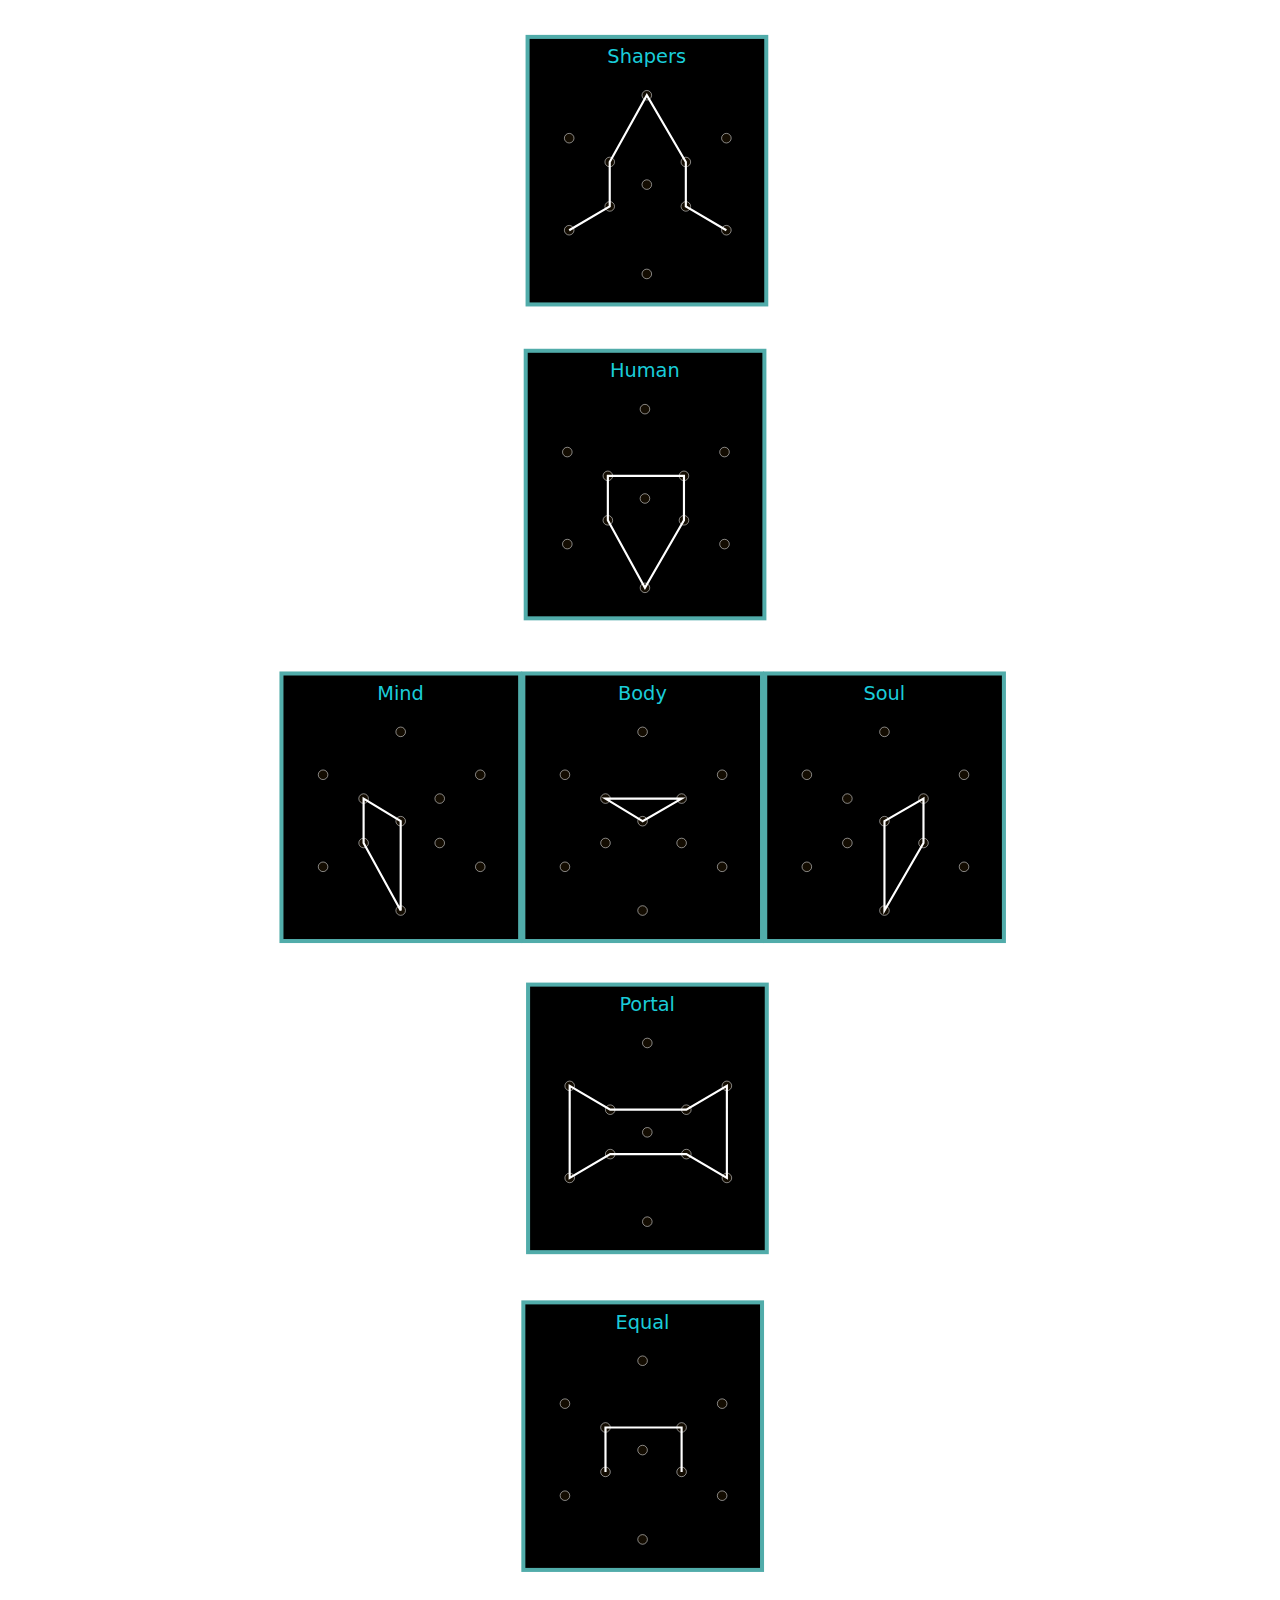
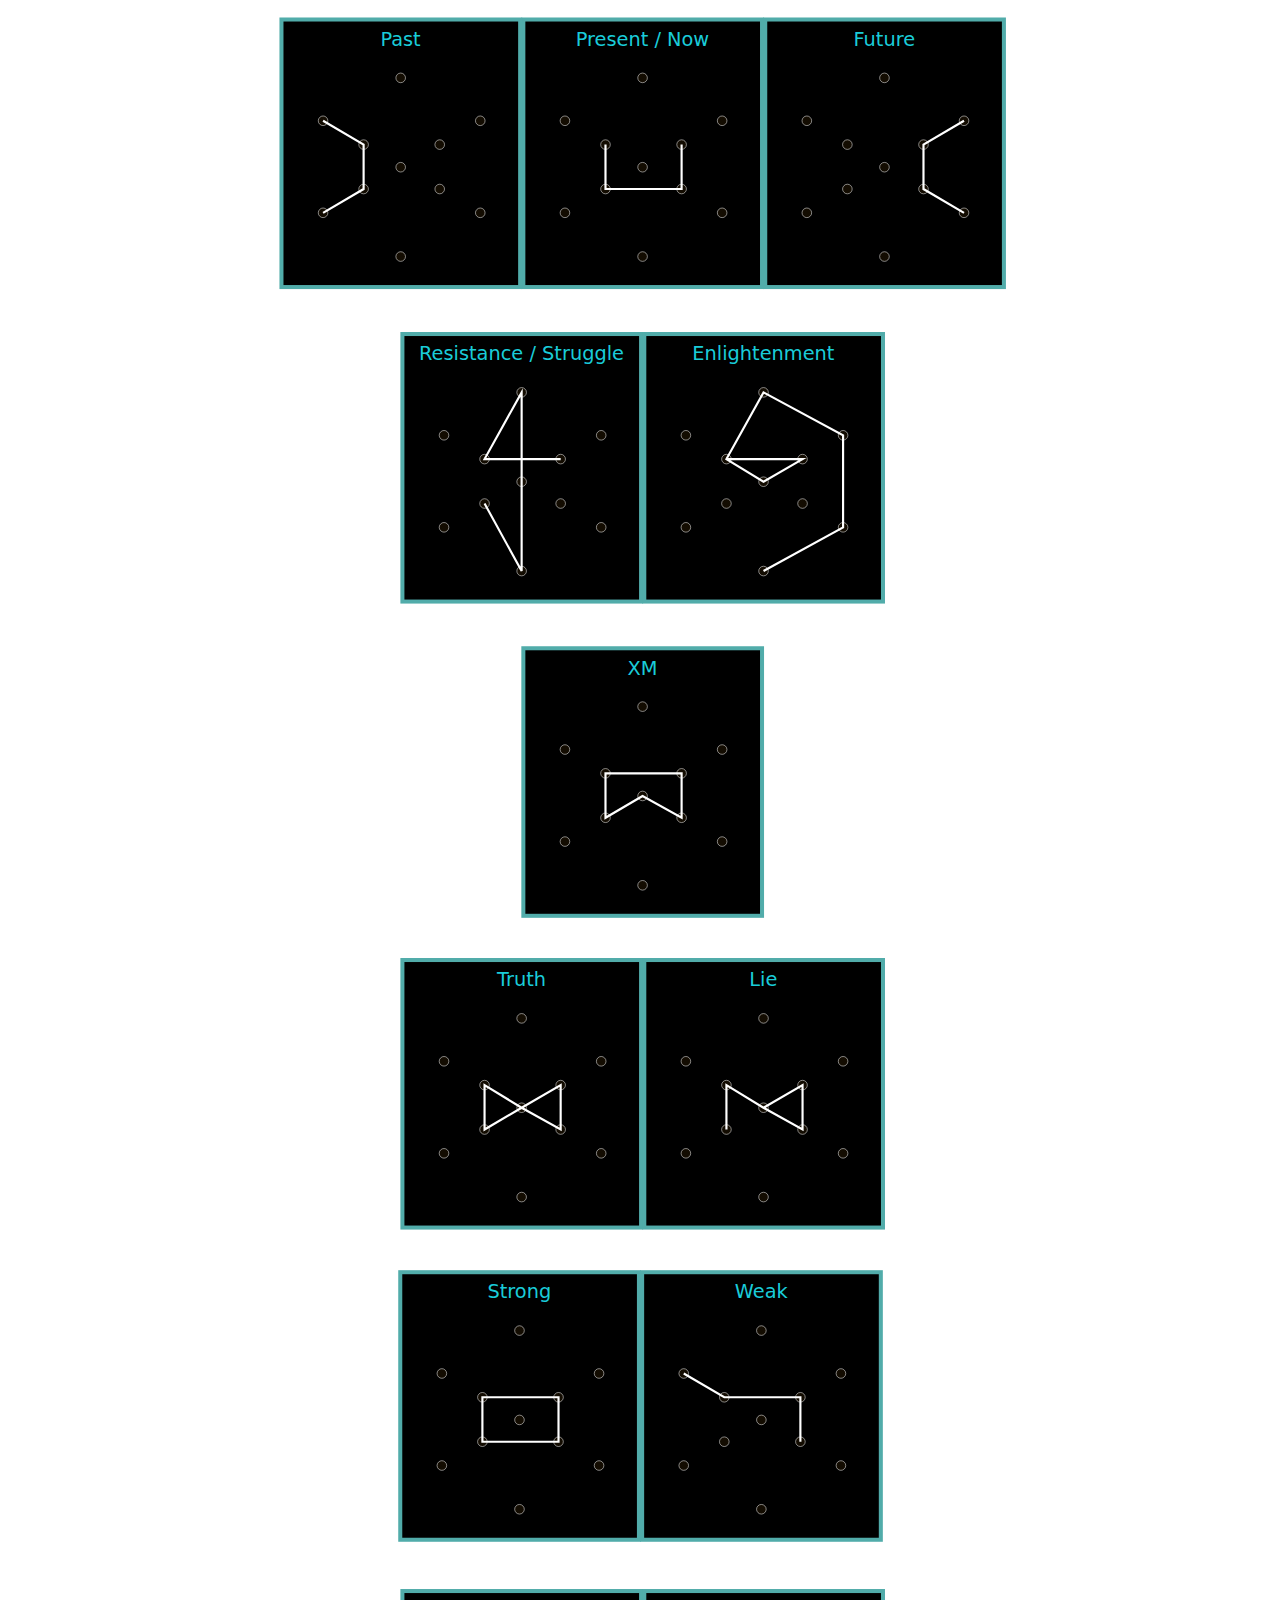
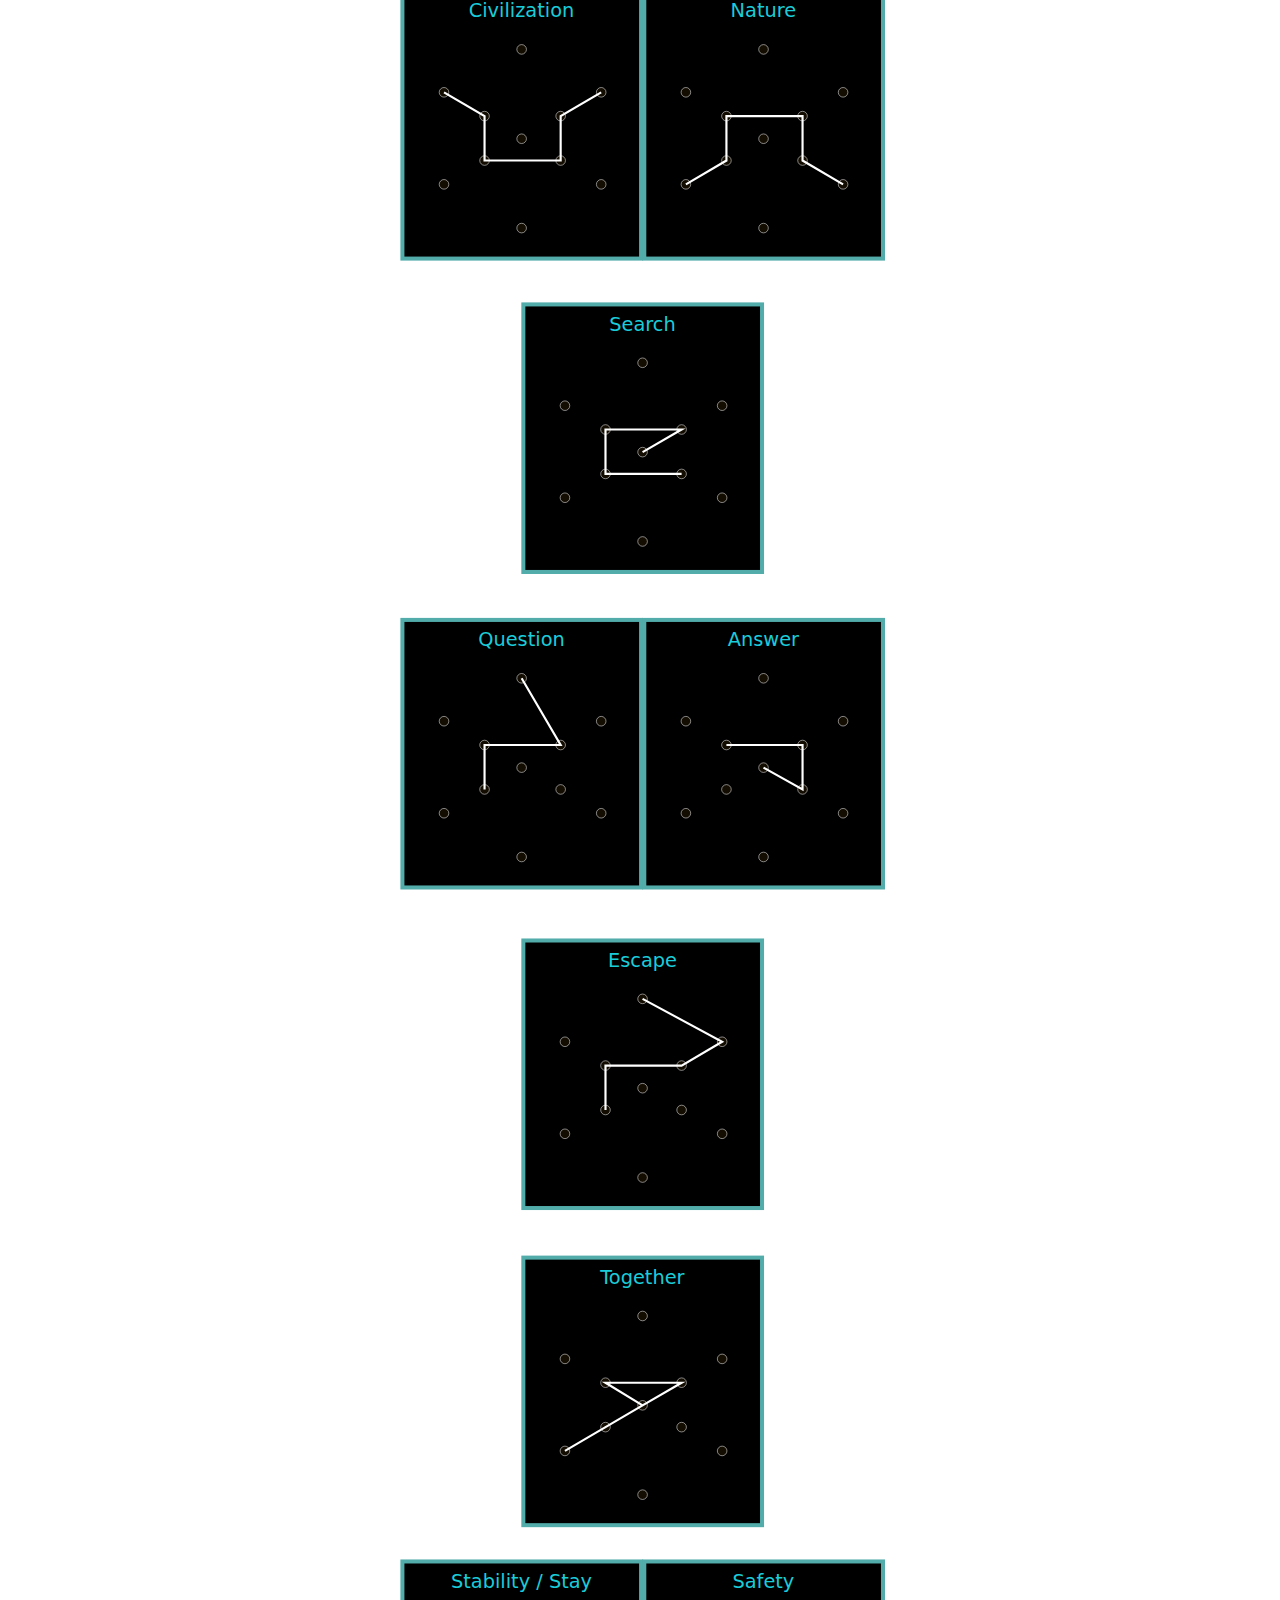
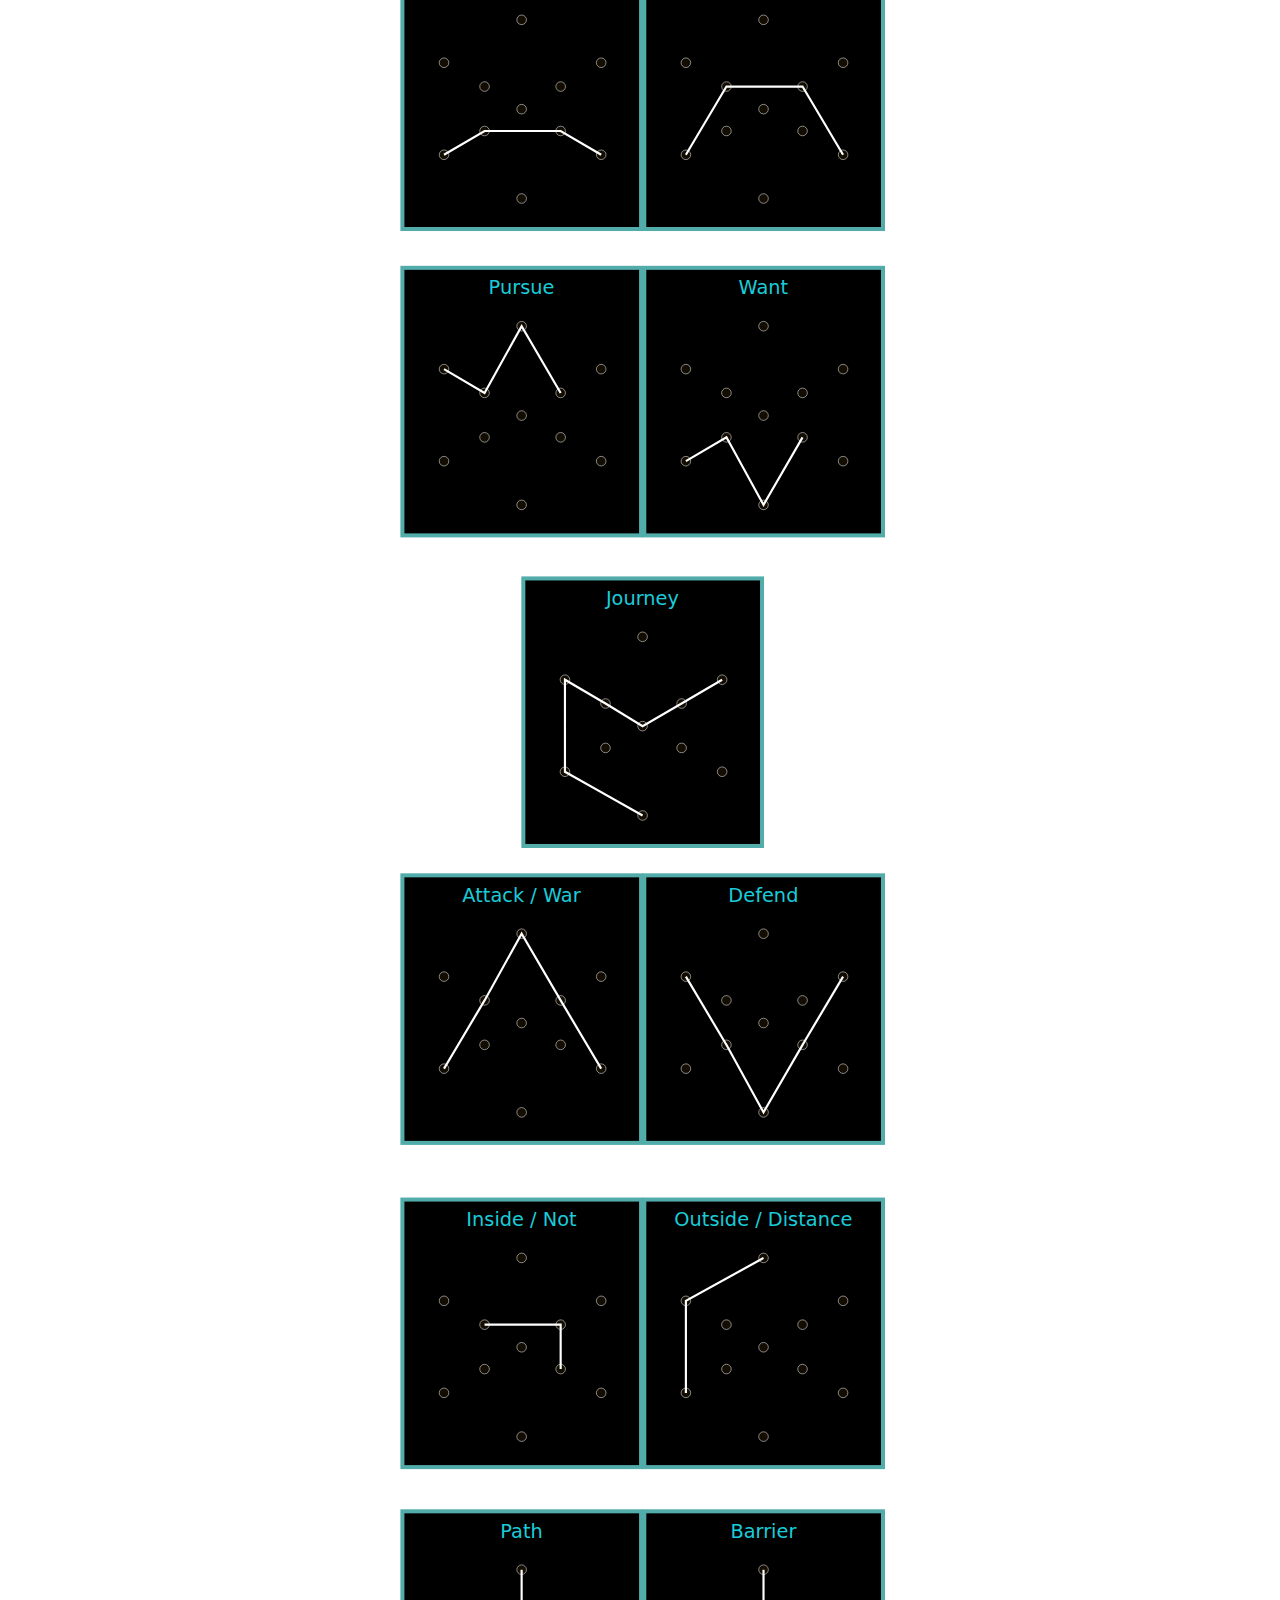
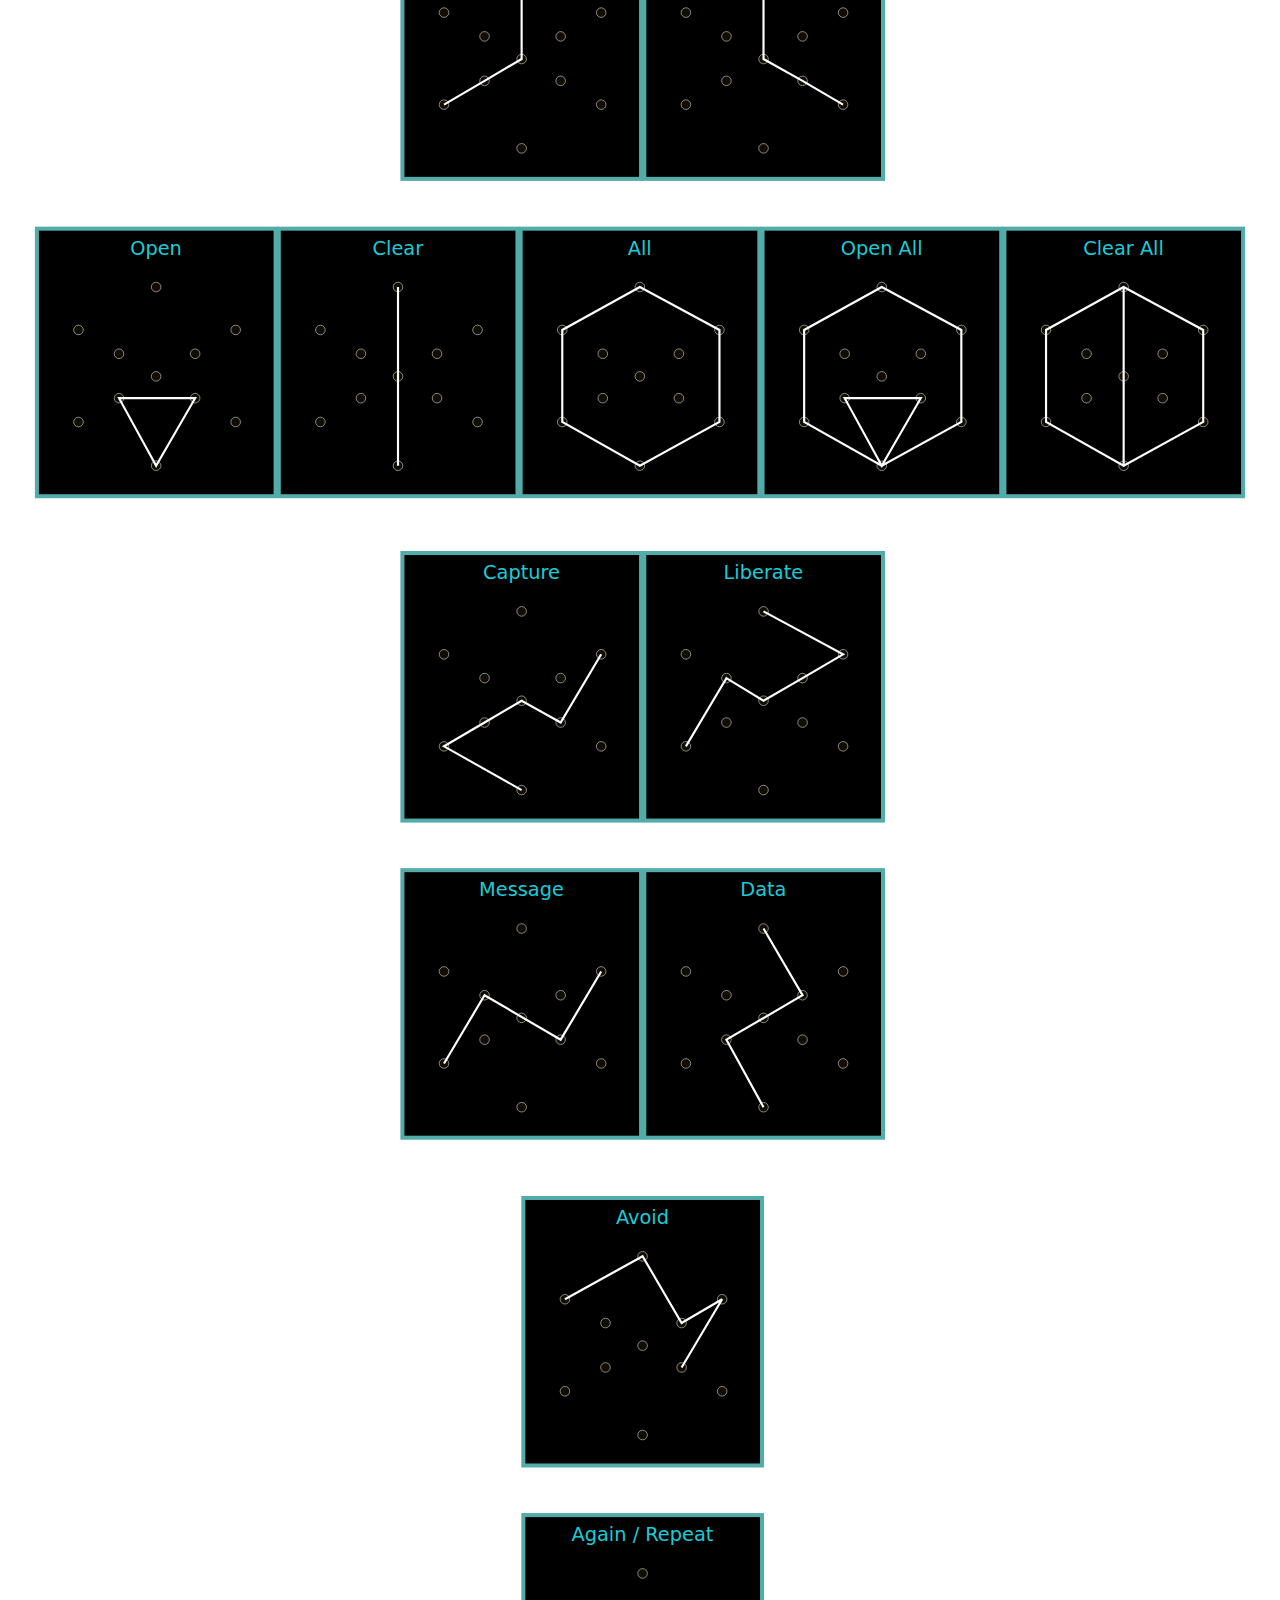
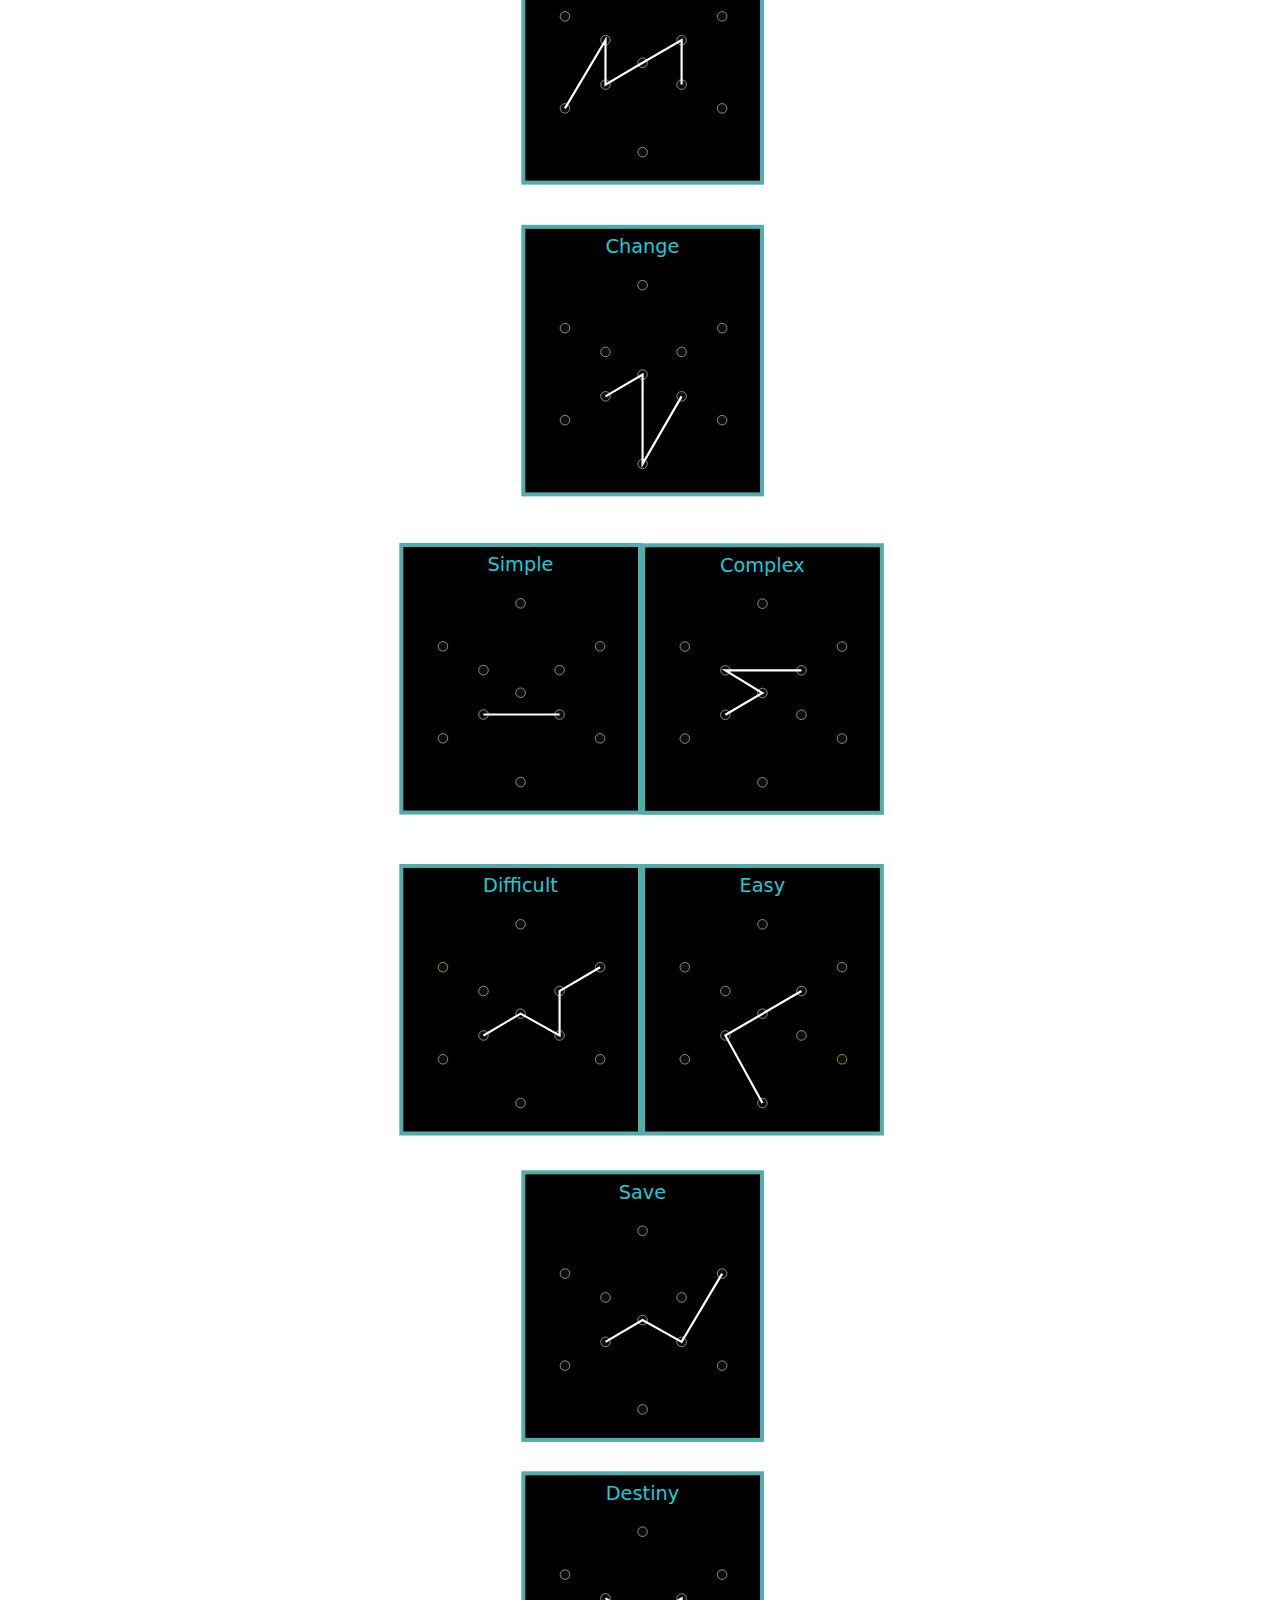
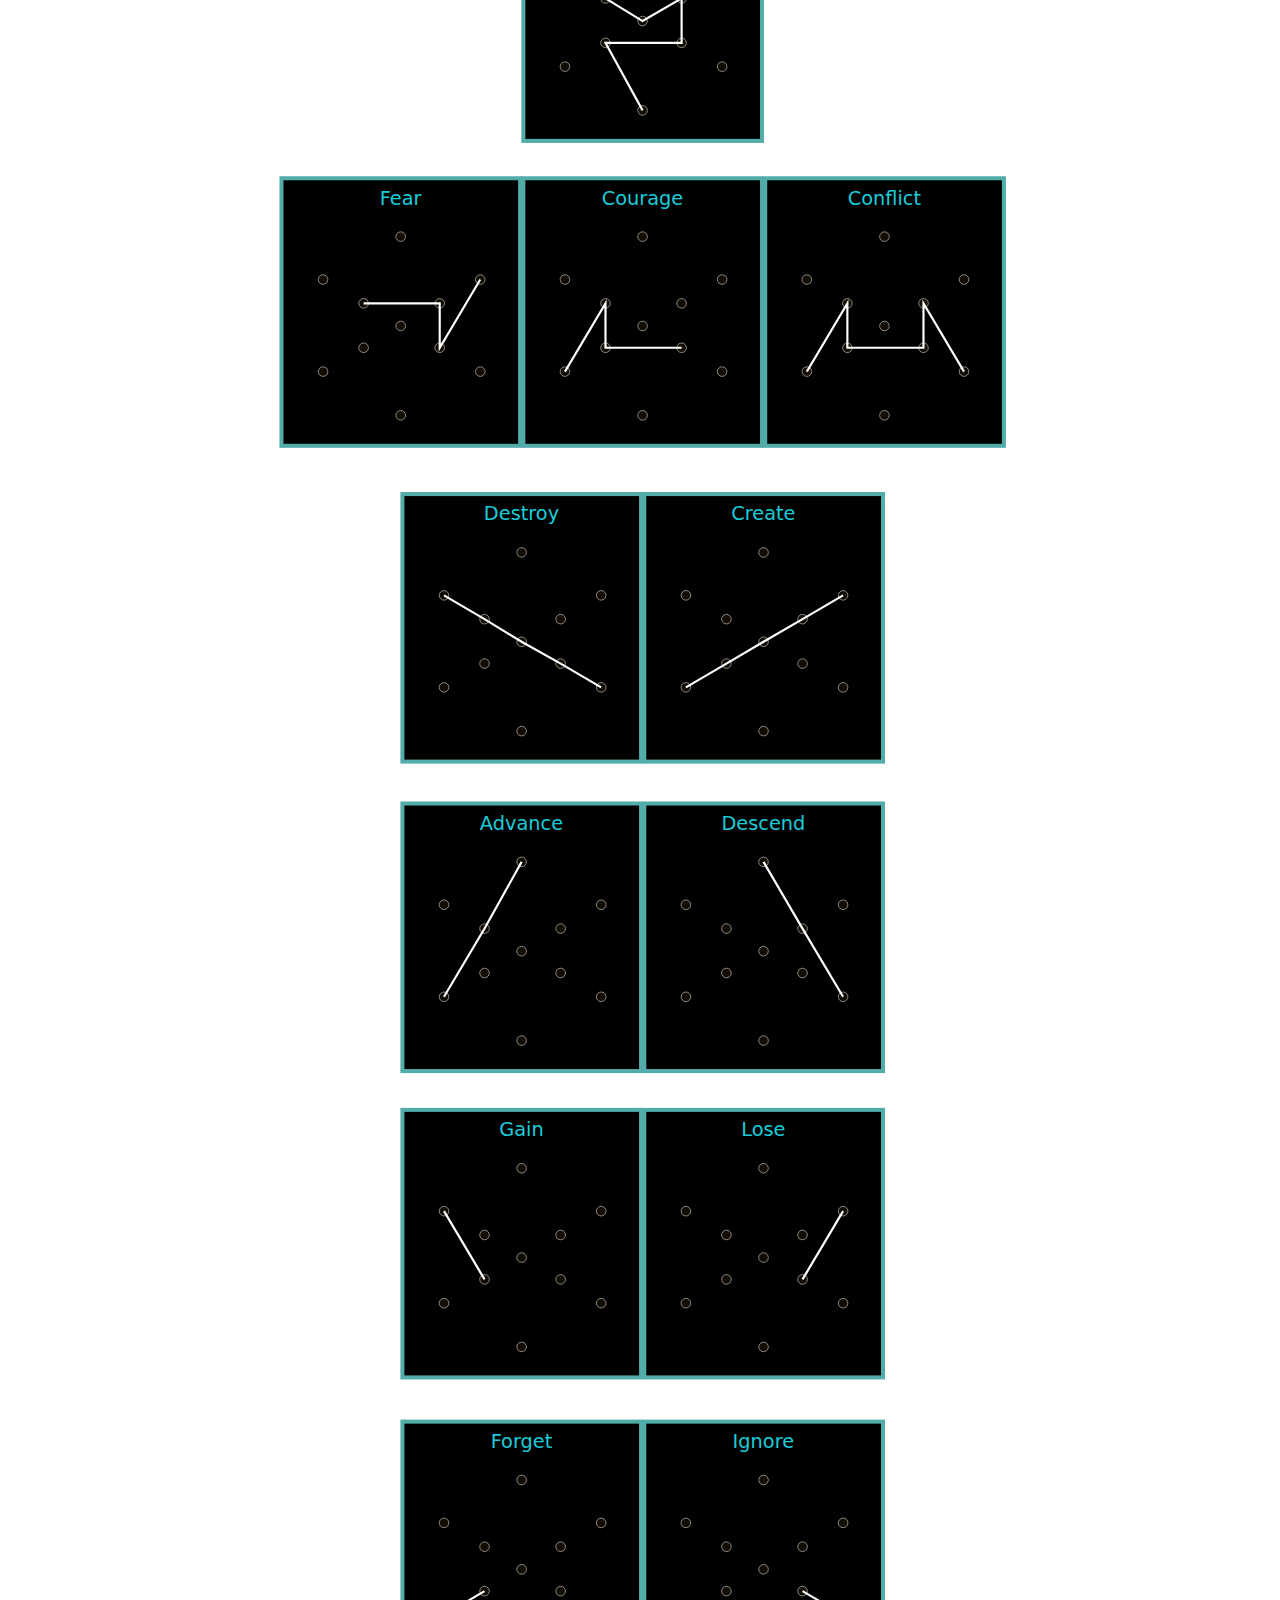
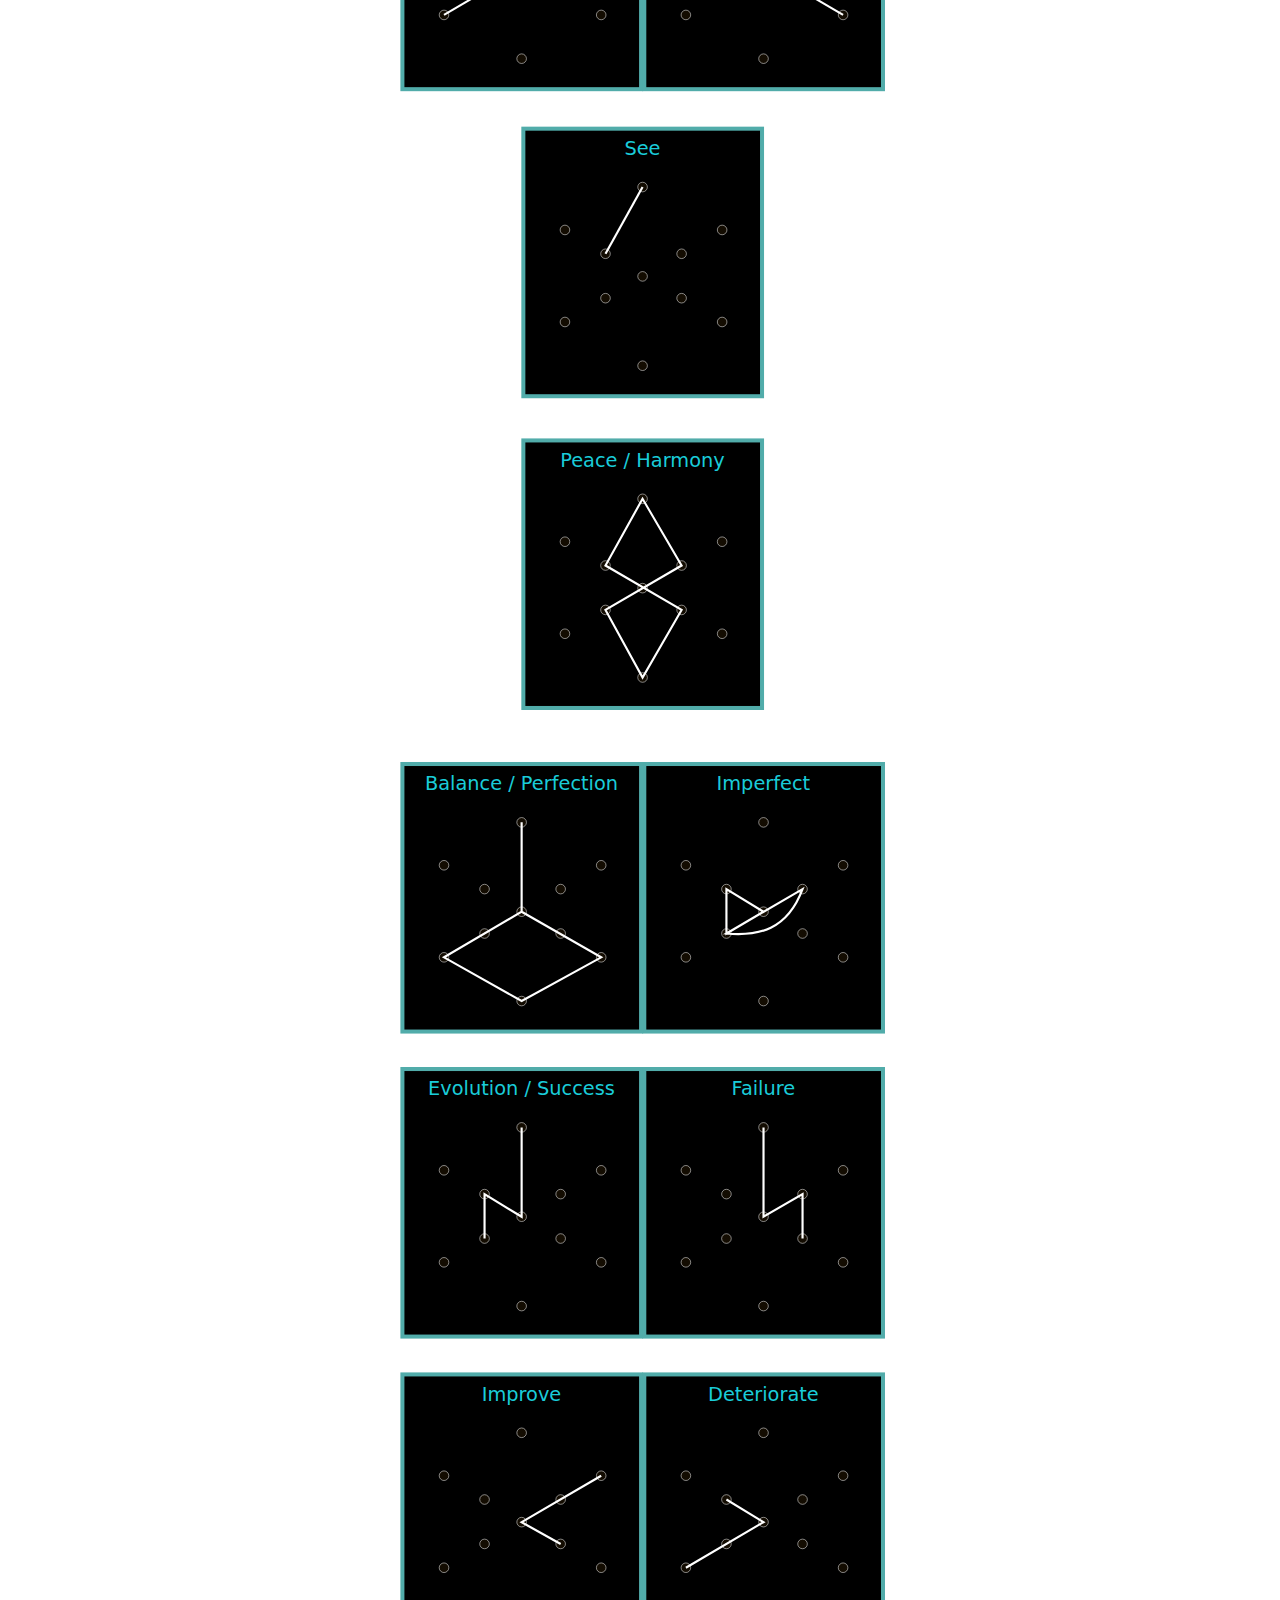
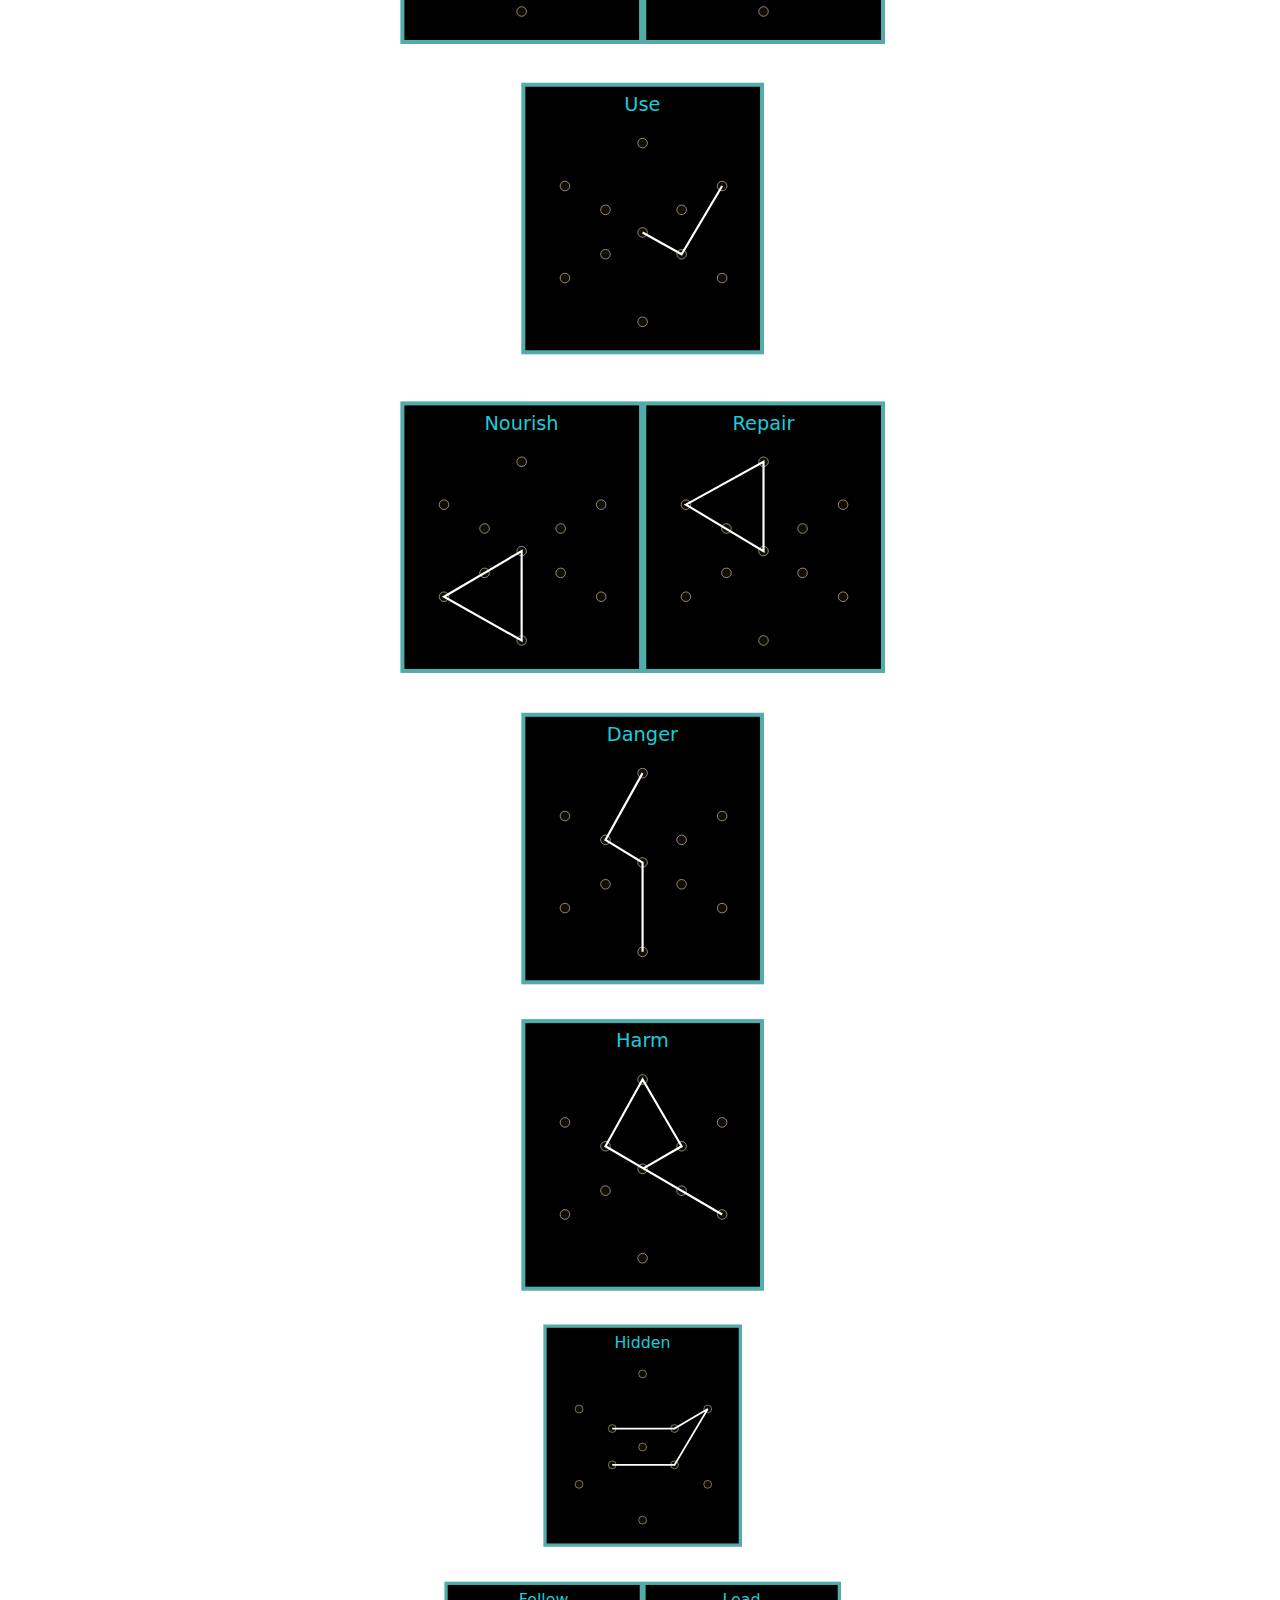
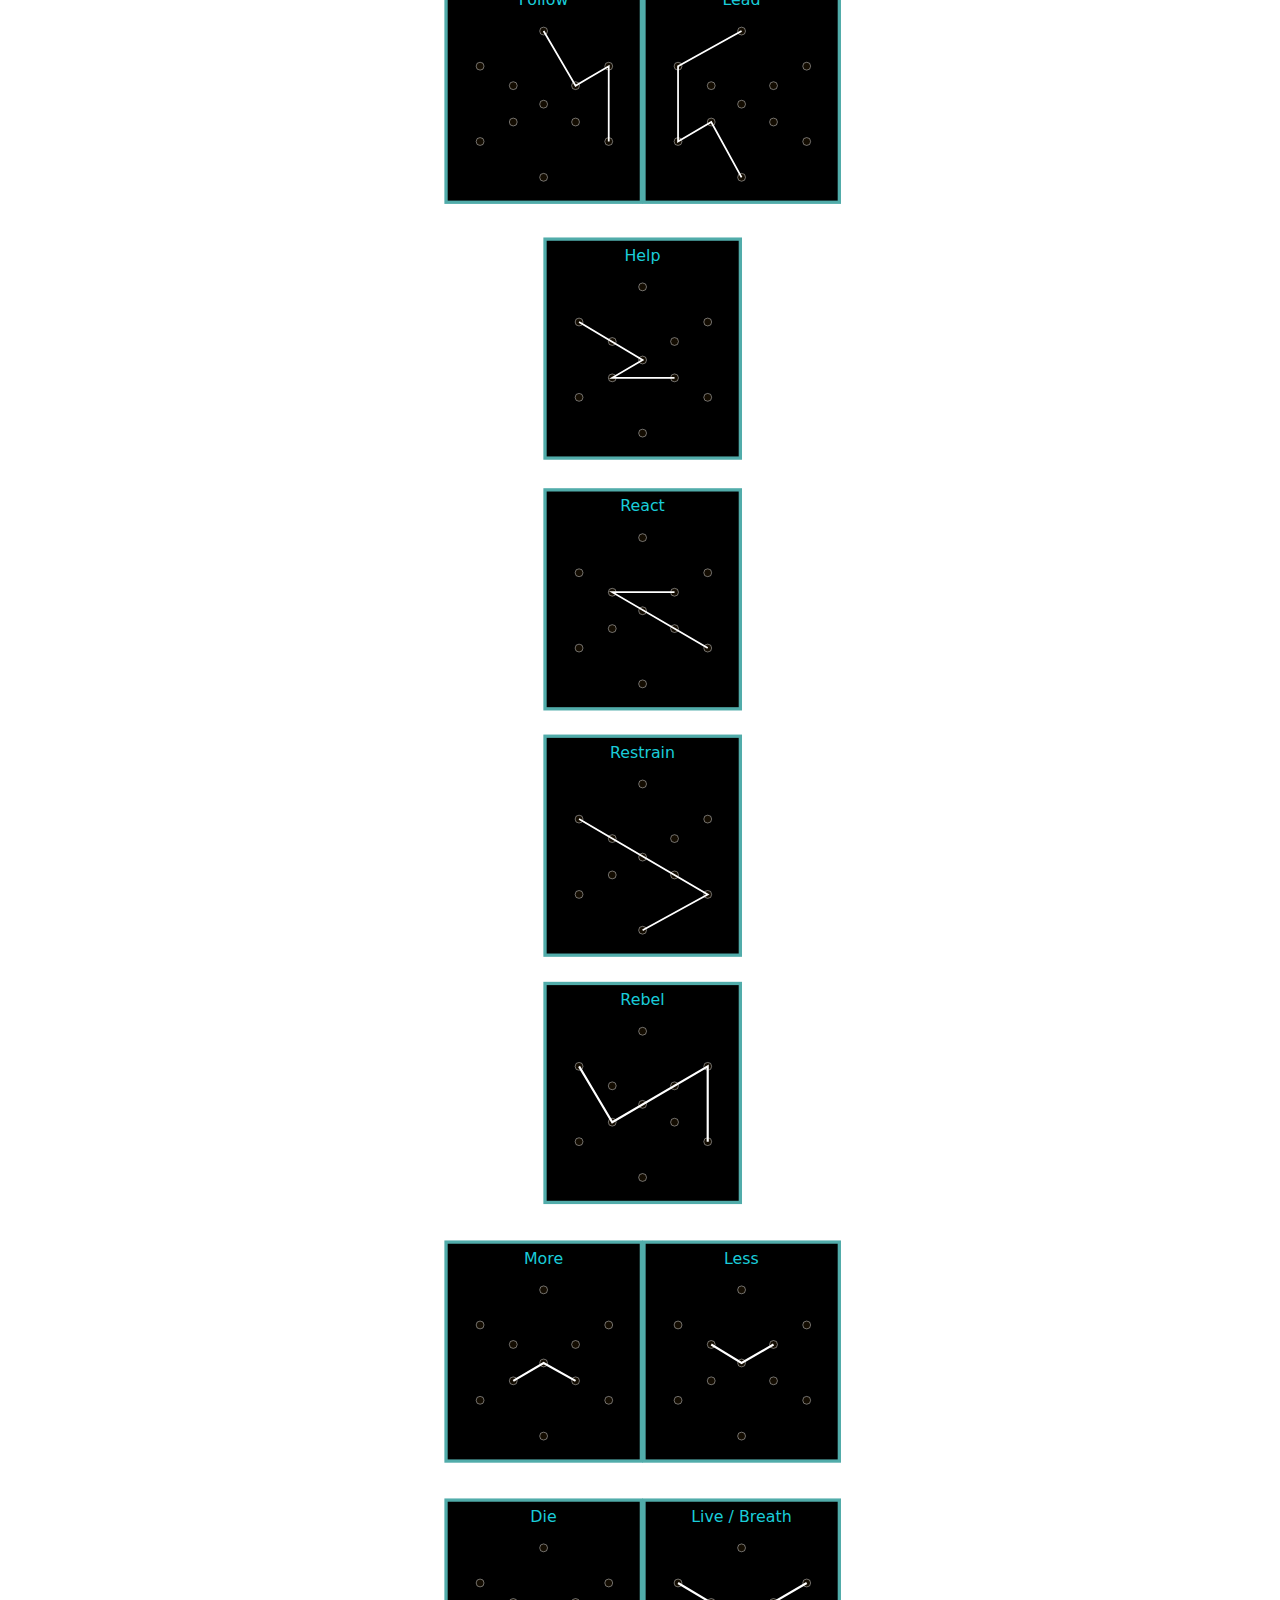
<file: svg/glyphs.html>
<!DOCTYPE html>
<html>
<head>
    <title>Ingress Glyphs</title>
    <meta charset="UTF-8">

    <meta name="viewport" content="width=device-width, initial-scale=1">

	<meta name="author" content="Maciej Jaros">
</head>
<body lang="en">
    <img src="glyphs.svg" style="width:100%">
</body>
</html>
</file>
